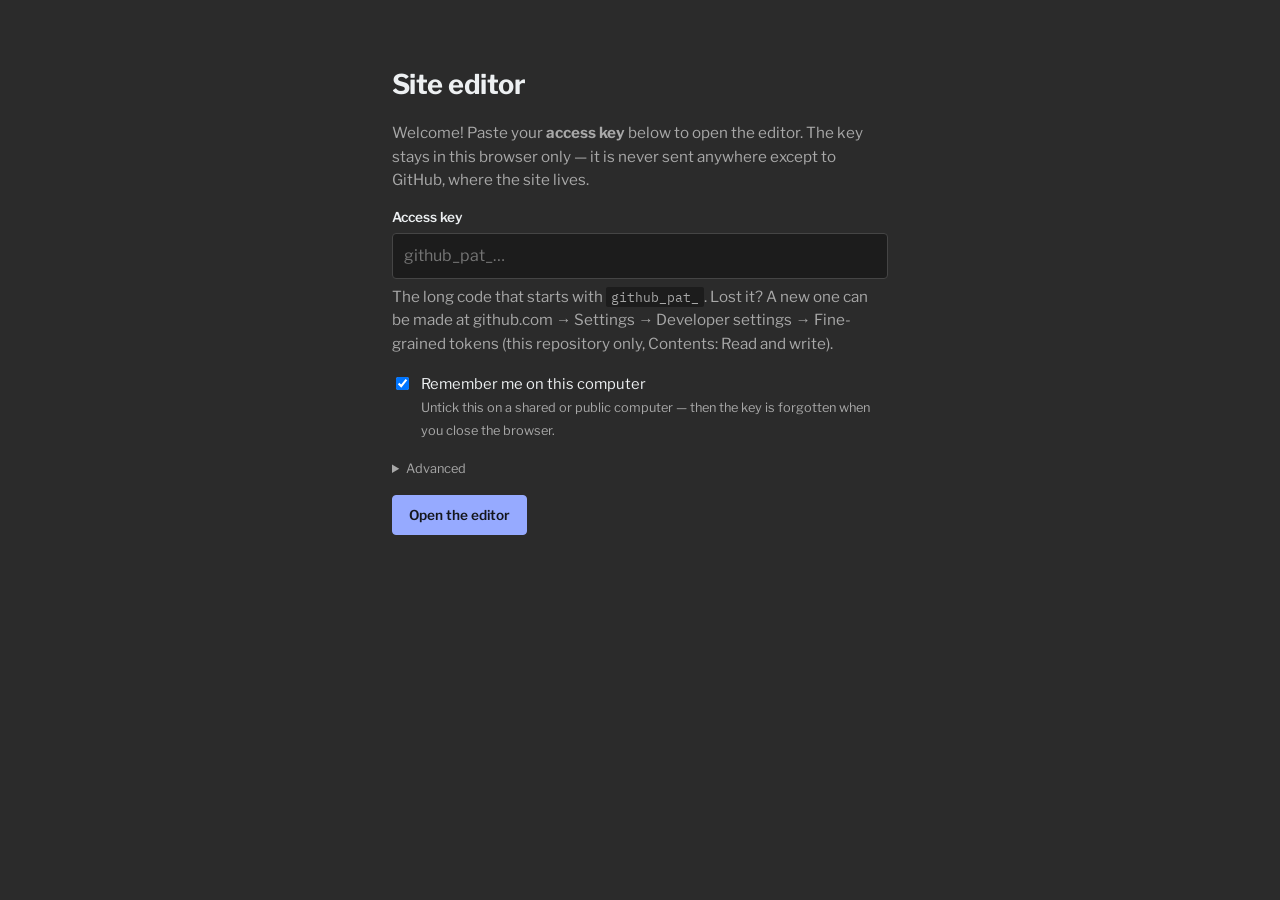
<file: admin/index.html>
<!doctype html>
<html lang="en">
<head>
<meta charset="utf-8">
<meta name="viewport" content="width=device-width, initial-scale=1">
<meta name="robots" content="noindex, nofollow">
<title>Site Editor — Pallavi Verma</title>
<link href="https://fonts.googleapis.com/css2?family=Libre+Franklin:wght@400;600;700&family=IBM+Plex+Mono:wght@400;500&display=swap" rel="stylesheet">
<style>
  :root{--ground:#2b2b2b;--well:#232323;--field:#1c1c1c;--line:#454545;--text:#edf0f2;--muted:#a8a8a8;--accent:#96aaff;--warn:#ffb27a;
        --body:"Libre Franklin",Helvetica,Arial,sans-serif;--mono:"IBM Plex Mono",ui-monospace,Menlo,monospace}
  *,*::before,*::after{box-sizing:border-box}
  body{margin:0;background:var(--ground);color:var(--text);font-family:var(--body);line-height:1.55}
  header.bar{position:sticky;top:0;z-index:10;display:flex;align-items:center;gap:.75rem;flex-wrap:wrap;
         padding:.9rem 1.5rem;background:rgba(43,43,43,.94);backdrop-filter:blur(10px);border-bottom:1px solid var(--line)}
  h1{font-size:1.05rem;margin:0;letter-spacing:-.02em}
  .grow{margin-left:auto}
  main{max-width:62rem;margin:0 auto;padding:2rem 1.5rem 8rem}
  h2{font-size:1.5rem;letter-spacing:-.02em;margin:3rem 0 .35rem}
  .sectionlead{color:var(--muted);font-size:.9rem;margin:0 0 1.25rem}
  label{display:block;font-size:.85rem;font-weight:600;color:var(--text);margin:0 0 .3rem}
  input,textarea,select{width:100%;background:var(--field);color:var(--text);border:1px solid var(--line);border-radius:4px;
        padding:.6rem .7rem;font:inherit;font-size:1rem}
  input:focus,textarea:focus,select:focus{outline:2px solid var(--accent);outline-offset:1px;border-color:transparent}
  textarea{min-height:5.5rem;resize:vertical}
  .field{margin-bottom:1.1rem}
  .row{display:grid;grid-template-columns:repeat(auto-fit,minmax(12rem,1fr));gap:1rem}
  button{background:var(--field);color:var(--text);border:1px solid var(--line);border-radius:4px;
         padding:.55rem 1rem;font:inherit;font-size:.85rem;cursor:pointer}
  button:hover{border-color:var(--accent);color:var(--accent)}
  button.primary{background:var(--accent);color:#14161c;border-color:var(--accent);font-weight:600}
  button.primary:hover{opacity:.88;color:#14161c}
  button.danger:hover{border-color:#ff8080;color:#ff8080}
  button.small{padding:.3rem .6rem;font-size:.78rem}
  button:disabled{opacity:.4;cursor:not-allowed}
  details.item{background:var(--well);border:1px solid var(--line);border-radius:5px;margin-bottom:.6rem}
  details.item>summary{cursor:pointer;padding:.8rem 1rem;display:flex;align-items:center;gap:.75rem;list-style:none;font-weight:600;flex-wrap:wrap}
  details.item>summary::-webkit-details-marker{display:none}
  details.item>summary::before{content:"▸";color:var(--muted);font-size:.8rem}
  details.item[open]>summary::before{content:"▾"}
  .item__body{padding:.25rem 1rem 1.1rem}
  .chip{font-family:var(--mono);font-size:.62rem;letter-spacing:.08em;text-transform:uppercase;color:var(--muted);
        border:1px solid var(--line);border-radius:3px;padding:.12rem .4rem;white-space:nowrap}
  .chip.draft{color:var(--warn);border-color:var(--warn)}
  .chip.unsaved{color:var(--warn);border-color:var(--warn)}
  .itemctl{margin-left:auto;display:flex;gap:.35rem}
  .hint{font-size:.8rem;color:var(--muted);margin:.35rem 0 0}
  .status{font-family:var(--mono);font-size:.75rem;letter-spacing:.04em}
  .status.err{color:#ff8080}.status.ok{color:#9fe8b1}
  .gate{max-width:34rem;margin:4rem auto;padding:0 1.5rem}
  .gate p{color:var(--muted);font-size:.95rem}
  code{font-family:var(--mono);font-size:.85em;background:var(--field);padding:.1rem .3rem;border-radius:2px}
  .thumb{max-width:14rem;aspect-ratio:16/10;object-fit:cover;background:var(--field);border:1px solid var(--line);border-radius:4px;margin:.25rem 0 .75rem;display:block}
  .hide{display:none}
  .check{display:flex;gap:.55rem;align-items:flex-start;font-size:.92rem;font-weight:400;color:var(--text)}
  .check input{width:auto;margin-top:.25rem}
  .seccard{border:1px solid var(--line);border-radius:6px;padding:1.1rem 1.1rem .9rem;margin:0 0 1.5rem;background:rgba(0,0,0,.12)}
  .seccard__head{display:flex;gap:1rem;align-items:flex-end;flex-wrap:wrap;margin-bottom:1rem}
  .seccard__head .field{margin-bottom:0;flex:1 1 12rem}
  .seccard__ctl{display:flex;gap:.35rem;padding-bottom:.15rem}
  .addsec{display:flex;gap:.75rem;flex-wrap:wrap;align-items:center;border:1px dashed var(--line);border-radius:6px;padding:1rem}
  .addsec input{flex:1 1 14rem;width:auto}
  .stillgrid{display:grid;grid-template-columns:repeat(auto-fill,minmax(11rem,1fr));gap:1rem}
  .stillcard{background:var(--well);border:1px solid var(--line);border-radius:5px;padding:.6rem}
  .stillcard img{width:100%;aspect-ratio:3/4;object-fit:cover;border-radius:3px;background:var(--field)}
  .stillcard .ctl{display:flex;gap:.3rem;margin-top:.5rem}
  .stillcard input{font-size:.85rem;margin-top:.5rem}
  .filegrid{display:grid;grid-template-columns:repeat(auto-fill,minmax(9rem,1fr));gap:.8rem}
  .filegrid figure{margin:0;background:var(--well);border:1px solid var(--line);border-radius:5px;padding:.4rem}
  .filegrid img{width:100%;aspect-ratio:1;object-fit:cover;border-radius:3px;background:var(--field)}
  .filegrid figcaption{font-family:var(--mono);font-size:.62rem;color:var(--muted);padding:.35rem .1rem 0;word-break:break-all}
  nav.toc{display:flex;gap:.5rem;flex-wrap:wrap;margin:1.5rem 0 0}
  nav.toc a{font-family:var(--mono);font-size:.68rem;letter-spacing:.08em;text-transform:uppercase;color:var(--muted);
        text-decoration:none;border:1px solid var(--line);border-radius:999px;padding:.3rem .8rem}
  nav.toc a:hover{color:var(--accent);border-color:var(--accent)}
  details.help{border:1px solid var(--line);border-radius:6px;margin-top:1.5rem;background:var(--well)}
  details.help summary{cursor:pointer;padding:.8rem 1rem;font-weight:600}
  details.help .inner{padding:0 1rem 1rem;color:var(--muted);font-size:.92rem}
  details.help .inner b{color:var(--text)}
</style>
</head>
<body>

<!-- ============ sign in ============ -->
<div class="gate" id="gate">
  <h1 style="font-size:1.7rem;margin-bottom:.5rem">Site editor</h1>
  <p>Welcome! Paste your <b>access key</b> below to open the editor. The key stays in this browser only — it is never sent anywhere except to GitHub, where the site lives.</p>
  <div class="field">
    <label for="token">Access key</label>
    <input id="token" type="password" placeholder="github_pat_…" autocomplete="off">
    <p class="hint">The long code that starts with <code>github_pat_</code>. Lost it? A new one can be made at github.com → Settings → Developer settings → Fine-grained tokens (this repository only, Contents: Read and write).</p>
  </div>
  <div class="field">
    <label class="check"><input type="checkbox" id="remember" checked>
      <span>Remember me on this computer<br><span class="hint" style="margin:0">Untick this on a shared or public computer — then the key is forgotten when you close the browser.</span></span>
    </label>
  </div>
  <details style="margin-bottom:1rem"><summary class="hint" style="cursor:pointer">Advanced</summary>
    <div class="field" style="margin-top:.75rem">
      <label for="repo">Repository</label>
      <input id="repo" placeholder="username/repository" autocomplete="off">
    </div>
  </details>
  <button class="primary" id="signin">Open the editor</button>
  <p class="status err" id="gateStatus"></p>
</div>

<!-- ============ editor ============ -->
<div id="app" class="hide">
<header class="bar">
  <h1>Site editor</h1>
  <span class="chip unsaved hide" id="dirtyChip">Unpublished changes</span>
  <span class="status" id="status"></span>
  <div class="grow"></div>
  <button id="preview">View site</button>
  <button id="signout">Sign out</button>
  <button class="primary" id="publish">Publish changes</button>
</header>

<main>
  <details class="help">
    <summary>First time here? How this works</summary>
    <div class="inner">
      <p><b>1.</b> Change anything below — text, photos, videos, whole sections.</p>
      <p><b>2.</b> Nothing is live yet: take your time, nothing is saved until you decide.</p>
      <p><b>3.</b> Press <b>Publish changes</b> (top right). The site updates itself in a minute or two.</p>
      <p>Tip: after publishing, press <b>View site</b> and refresh the page to see your changes.</p>
    </div>
  </details>

  <nav class="toc">
    <a href="#s-basics">Basics</a><a href="#s-hero">Opening video</a><a href="#s-about">About</a>
    <a href="#s-edu">Education</a><a href="#s-work">Work</a><a href="#s-stills">Photo gallery</a>
    <a href="#s-contact">Contact</a><a href="#s-files">Photos &amp; videos</a>
  </nav>

  <h2 id="s-basics">Basics</h2>
  <p class="sectionlead">Your name and the one-line description under it.</p>
  <div class="row">
    <div class="field"><label for="f_name">Name</label><input id="f_name"></div>
    <div class="field"><label for="f_role">Role line</label><input id="f_role"></div>
  </div>
  <div class="field">
    <label for="f_desc">Description for Google</label>
    <textarea id="f_desc" style="min-height:3.5rem"></textarea>
    <p class="hint">This text shows up in search results. One or two sentences about who you are.</p>
  </div>

  <h2 id="s-hero">Opening video</h2>
  <p class="sectionlead">The full-screen video visitors see first.</p>
  <div class="row">
    <div class="field"><label>Video</label><span id="heroVideo"></span></div>
    <div class="field"><label>Cover photo (shows while the video loads)</label><span id="heroPoster"></span></div>
    <div class="field"><label for="f_herocap">Small caption (bottom right)</label><input id="f_herocap"></div>
  </div>

  <h2 id="s-about">About</h2>
  <div class="field"><label>Portrait photo</label><span id="aboutPortrait"></span></div>
  <div class="field">
    <label for="f_about">Your story</label>
    <textarea id="f_about" style="min-height:12rem"></textarea>
    <p class="hint">Leave an empty line between paragraphs.</p>
  </div>

  <h2 id="s-edu">Education</h2>
  <div id="eduList"></div>
  <button id="addEdu">+ Add an entry</button>

  <h2 id="s-work">Work</h2>
  <p class="sectionlead">Your work lives in sections (Performance, Film, …). You can rename them, reorder them, delete them, or create brand-new ones — for example “Teaching” or “Press”.</p>
  <div id="sectionList"></div>
  <div class="addsec">
    <label for="newSecTitle" style="margin:0">New section:</label>
    <input id="newSecTitle" placeholder="e.g. Teaching, Workshops, Press…">
    <button id="addSec">+ Create section</button>
  </div>

  <h2 id="s-stills">Photo gallery</h2>
  <p class="sectionlead">The photos at the bottom of the site. Visitors can click them to view full screen.</p>
  <div class="stillgrid" id="stillList"></div>
  <p style="margin-top:1rem"><button id="addStill">+ Add a photo</button></p>

  <h2 id="s-contact">Contact</h2>
  <div class="row">
    <div class="field"><label for="f_email">Email</label><input id="f_email"></div>
    <div class="field"><label for="f_phone">Phone</label><input id="f_phone"></div>
    <div class="field"><label for="f_ig">Instagram name</label><input id="f_ig"></div>
    <div class="field"><label for="f_igurl">Instagram link</label><input id="f_igurl"></div>
    <div class="field"><label for="f_loc">Based in</label><input id="f_loc"></div>
  </div>

  <h2 id="s-files">Photos &amp; videos</h2>
  <p class="sectionlead">Everything uploaded so far. Upload here first, then pick the file from any dropdown above.</p>
  <p style="margin:0 0 1rem"><button id="uploadBtn">⬆ Upload photos or videos</button> <span class="hint" style="display:inline">JPG or PNG photos, MP4 videos (up to 20&nbsp;MB).</span></p>
  <div class="filegrid" id="fileGrid"></div>
</main>
</div>

<input type="file" id="uploader" class="hide" accept="image/*,video/mp4,video/webm" multiple>

<script>
const API = "https://api.github.com";
const DEFAULT_REPO = "Pallavi05/pallaviverma";

let repo = localStorage.getItem("pv_repo") || DEFAULT_REPO;
let token = localStorage.getItem("pv_token") || sessionStorage.getItem("pv_token") || "";
let site = null, sha = null;
let images = [], videos = [];
let dirty = false;
let pendingBind = null; // where an uploaded file should land

const $ = (id) => document.getElementById(id);
const esc = (s = "") => String(s ?? "").replace(/&/g,"&amp;").replace(/</g,"&lt;").replace(/>/g,"&gt;").replace(/"/g,"&quot;").replace(/'/g,"&#39;");
const slugify = (s) => String(s).toLowerCase().trim().replace(/[^a-z0-9]+/g,"-").replace(/^-|-$/g,"");
const raw = (path) => `https://raw.githubusercontent.com/${repo}/main/${path}`;

function say(msg, kind = "") {
  const el = $("status");
  el.textContent = msg; el.className = "status " + kind;
  if (kind === "ok") setTimeout(() => { if (el.textContent === msg) el.textContent = ""; }, 6000);
}

function markDirty() {
  if (dirty) return;
  dirty = true;
  $("dirtyChip").classList.remove("hide");
}
function clearDirty() {
  dirty = false;
  $("dirtyChip").classList.add("hide");
}
window.addEventListener("beforeunload", (e) => {
  if (dirty) { e.preventDefault(); e.returnValue = ""; }
});

/* ---------- GitHub ---------- */

async function gh(path, opts = {}) {
  const res = await fetch(`${API}/repos/${repo}/contents/${path}`, {
    ...opts,
    headers: {
      Authorization: `Bearer ${token}`,
      Accept: "application/vnd.github+json",
      "X-GitHub-Api-Version": "2022-11-28",
      ...(opts.headers || {}),
    },
  });
  if (!res.ok) {
    const body = await res.json().catch(() => ({}));
    throw new Error(body.message || `GitHub returned ${res.status}`);
  }
  return res.json();
}

const toB64 = (str) => btoa(String.fromCharCode(...new TextEncoder().encode(str)));
const fromB64 = (b64) => new TextDecoder().decode(Uint8Array.from(atob(b64.replace(/\n/g,"")), c => c.charCodeAt(0)));

async function listDir(path) {
  try {
    const res = await gh(path);
    return (Array.isArray(res) ? res : []).filter(f => f.type === "file").map(f => f.path).sort();
  } catch { return []; }
}

async function load() {
  const file = await gh("content/site.json");
  sha = file.sha;
  site = JSON.parse(fromB64(file.content));
  site.sections ||= [];
  site.stills ||= [];
  site.education ||= [];
  [images, videos] = await Promise.all([listDir("assets/img"), listDir("assets/video")]);
}

async function save() {
  const res = await gh("content/site.json", {
    method: "PUT",
    body: JSON.stringify({
      message: "Update site content via editor",
      content: toB64(JSON.stringify(site, null, 2) + "\n"),
      sha,
    }),
  });
  sha = res.content.sha;
}

/* ---------- reusable pieces ---------- */

/* dropdown of uploaded files. bind = data-attributes that say where the value goes */
function fileSelect(kind, bind, value) {
  const list = kind === "video" ? videos : images;
  const nice = (p) => p.split("/").pop();
  const unknown = value && !list.includes(value)
    ? `<option value="${esc(value)}" selected>${esc(nice(value))}</option>` : "";
  return `<select ${bind} data-kind="${kind}" data-rerender>
    <option value="">— choose ${kind === "video" ? "a video" : "a photo"} —</option>
    ${unknown}
    ${list.map(p => `<option value="${esc(p)}"${p === value ? " selected" : ""}>${esc(nice(p))}</option>`).join("")}
    <option value="__upload__">⬆ Upload a new ${kind === "video" ? "video" : "photo"}…</option>
  </select>`;
}

function ytId(v) {
  v = String(v || "").trim();
  const m = v.match(/(?:youtube\.com\/(?:watch\?.*v=|embed\/|shorts\/|live\/)|youtu\.be\/)([\w-]{11})/);
  if (m) return m[1];
  return v;
}

/* ---------- render: education ---------- */

function renderEdu() {
  $("eduList").innerHTML = site.education.map((e, i) => `
    <details class="item">
      <summary>${esc(e.qualification) || "New entry"} <span class="chip">${esc(e.years || "")}</span>
        <span class="itemctl"><button class="danger small" data-edudel="${i}">Remove</button></span>
      </summary>
      <div class="item__body">
        <div class="field"><label>Degree or training</label><input data-edu="${i}" data-k="qualification" value="${esc(e.qualification || "")}"></div>
        <div class="row">
          <div class="field"><label>Years (e.g. 2018 – 2020)</label><input data-edu="${i}" data-k="years" value="${esc(e.years || "")}"></div>
          <div class="field"><label>School / institution</label><input data-edu="${i}" data-k="institution" value="${esc(e.institution || "")}"></div>
        </div>
      </div>
    </details>`).join("");
}

/* ---------- render: work sections ---------- */

function mediaFields(si, ii, it) {
  const m = it.media || (it.media = { type: "image", src: "", poster: "" });
  const key = `${si}:${ii}`;
  let fields = "", thumb = "";

  if (m.type === "youtube") {
    fields = `<div class="field"><label>YouTube link</label>
      <input data-media="${key}" data-k="src" value="${esc(m.src || "")}" placeholder="Paste the whole link, e.g. https://youtu.be/…">
      <p class="hint">Paste the full link — it is converted automatically when you publish.</p></div>`;
    const id = ytId(m.src);
    if (/^[\w-]{11}$/.test(id)) thumb = `<img class="thumb" src="https://i.ytimg.com/vi/${esc(id)}/hqdefault.jpg" alt="">`;
  } else if (m.type === "video") {
    fields = `<div class="field"><label>Video file</label>${fileSelect("video", `data-media="${key}" data-k="src"`, m.src || "")}</div>
      <div class="field"><label>Cover photo (shows before play)</label>${fileSelect("image", `data-media="${key}" data-k="poster"`, m.poster || "")}</div>`;
    if (m.poster) thumb = `<img class="thumb" src="${raw(m.poster)}" alt="">`;
  } else {
    fields = `<div class="field"><label>Photo</label>${fileSelect("image", `data-media="${key}" data-k="src"`, m.src || "")}</div>`;
    if (m.src) thumb = `<img class="thumb" src="${raw(m.src)}" alt="">`;
  }

  return `<div class="row">
    <div class="field"><label>What kind of media?</label>
      <select data-media="${key}" data-k="type" data-rerender>
        <option value="image"${m.type === "image" ? " selected" : ""}>Photo</option>
        <option value="video"${m.type === "video" ? " selected" : ""}>Video file</option>
        <option value="youtube"${m.type === "youtube" ? " selected" : ""}>YouTube video</option>
      </select>
    </div>
    ${fields}
  </div>${thumb}`;
}

function itemForm(si, ii, it) {
  const key = `${si}:${ii}`;
  return `
  <details class="item">
    <summary>${esc(it.title) || "Untitled"}
      ${it.year ? `<span class="chip">${esc(it.year)}</span>` : ""}
      ${it.published === false ? `<span class="chip draft">Hidden</span>` : ""}
      <span class="itemctl">
        <button class="small" data-move="${key}:-1" title="Move up">↑</button>
        <button class="small" data-move="${key}:1" title="Move down">↓</button>
        <button class="danger small" data-del="${key}">Remove</button>
      </span>
    </summary>
    <div class="item__body">
      <div class="row">
        <div class="field"><label>Title</label><input data-i="${key}" data-k="title" value="${esc(it.title || "")}"></div>
        <div class="field"><label>Year</label><input data-i="${key}" data-k="year" value="${esc(it.year || "")}"></div>
      </div>
      <div class="row">
        <div class="field"><label>Your role (e.g. Performer, Choreographer)</label><input data-i="${key}" data-k="role" value="${esc(it.role || "")}"></div>
        <div class="field"><label>Badge (optional)</label><input data-i="${key}" data-k="status" value="${esc(it.status || "")}" placeholder="e.g. Work in progress"></div>
        <div class="field"><label>Length in minutes (optional)</label><input data-i="${key}" data-k="duration_min" type="number" min="0" value="${it.duration_min ?? ""}"></div>
      </div>
      ${mediaFields(si, ii, it)}
      <div class="field"><label>Short description</label><textarea data-i="${key}" data-k="description">${esc(it.description || "")}</textarea></div>
      <div class="row">
        <div class="field"><label>Where it was shown — one per line</label><textarea data-list="${key}" data-k="venues">${esc((it.venues || []).join("\n"))}</textarea></div>
        <div class="field"><label>Credits — one per line</label><textarea data-list="${key}" data-k="credits">${esc((it.credits || []).join("\n"))}</textarea></div>
      </div>
      <label class="check" style="margin-bottom:.75rem">
        <input type="checkbox" data-pub="${key}" ${it.published !== false ? "checked" : ""}>
        <span>Show on the site</span>
      </label>
      <details><summary class="hint" style="cursor:pointer">Advanced</summary>
        <div class="field" style="margin-top:.75rem">
          <label>Web address (slug)</label><input data-i="${key}" data-k="slug" value="${esc(it.slug || "")}">
          <p class="hint">Its own page lives at <code>/work/${esc(it.slug || "")}/</code>. Filled in automatically from the title.</p>
        </div>
      </details>
    </div>
  </details>`;
}

function sectionCard(s, si) {
  return `<div class="seccard">
    <div class="seccard__head">
      <div class="field"><label>Section name</label><input data-sec="${si}" data-k="title" value="${esc(s.title || "")}"></div>
      <div class="field"><label>Small note under the name (optional)</label><input data-sec="${si}" data-k="note" value="${esc(s.note || "")}"></div>
      <div class="seccard__ctl">
        <button class="small" data-secmove="${si}:-1" title="Move section up">↑</button>
        <button class="small" data-secmove="${si}:1" title="Move section down">↓</button>
        <button class="danger small" data-secdel="${si}">Delete section</button>
      </div>
    </div>
    ${s.items.map((it, ii) => itemForm(si, ii, it)).join("")}
    <button data-add="${si}">+ Add to ${esc(s.title || "this section")}</button>
  </div>`;
}

function renderSections() {
  $("sectionList").innerHTML = site.sections.map(sectionCard).join("");
}

/* ---------- render: stills ---------- */

function renderStills() {
  $("stillList").innerHTML = site.stills.map((s, i) => `
    <div class="stillcard">
      ${s.src ? `<img src="${raw(s.src)}" alt="">` : `<div style="aspect-ratio:3/4;background:var(--field);border-radius:3px"></div>`}
      ${fileSelect("image", `data-still="${i}" data-k="src"`, s.src || "")}
      <input data-still="${i}" data-k="alt" value="${esc(s.alt || "")}" placeholder="Describe the photo (for accessibility)">
      <div class="ctl">
        <button class="small" data-stillmove="${i}:-1" title="Move left">←</button>
        <button class="small" data-stillmove="${i}:1" title="Move right">→</button>
        <button class="danger small" data-stilldel="${i}" style="margin-left:auto">Remove</button>
      </div>
    </div>`).join("");
}

/* ---------- render: hero, about, files ---------- */

function renderHero() {
  $("heroVideo").innerHTML = fileSelect("video", `data-hero data-k="video"`, site.hero.video || "");
  $("heroPoster").innerHTML = fileSelect("image", `data-hero data-k="poster"`, site.hero.poster || "");
  $("aboutPortrait").innerHTML = fileSelect("image", `data-about data-k="portrait"`, site.about.portrait || "");
}

function renderFiles() {
  const cell = (p, isVideo) => `<figure>
    ${isVideo ? `<video src="${raw(p)}" muted playsinline preload="metadata"></video>` : `<img src="${raw(p)}" alt="" loading="lazy">`}
    <figcaption>${esc(p.split("/").pop())}</figcaption>
  </figure>`;
  $("fileGrid").innerHTML =
    images.map(p => cell(p, false)).join("") +
    videos.map(p => cell(p, true)).join("");
  document.querySelectorAll("#fileGrid video").forEach(v => {
    v.style.width = "100%"; v.style.aspectRatio = "1"; v.style.objectFit = "cover"; v.style.borderRadius = "3px";
  });
}

function render() {
  $("f_name").value    = site.meta.name || "";
  $("f_role").value    = site.meta.role || "";
  $("f_desc").value    = site.meta.description || "";
  $("f_herocap").value = site.hero.caption || "";
  $("f_about").value   = (site.about.body || []).join("\n\n");
  $("f_email").value   = site.contact.email || "";
  $("f_phone").value   = site.contact.phone || "";
  $("f_ig").value      = site.contact.instagram_handle || "";
  $("f_igurl").value   = site.contact.instagram_url || "";
  $("f_loc").value     = site.contact.location || "";
  renderHero();
  renderEdu();
  renderSections();
  renderStills();
  renderFiles();
}

/* ---------- collect fixed fields ---------- */

function collect() {
  site.meta.name = $("f_name").value.trim();
  site.meta.role = $("f_role").value.trim();
  site.meta.description = $("f_desc").value.trim();
  site.hero.caption = $("f_herocap").value.trim();
  site.about.body = $("f_about").value.split(/\n\s*\n/).map(s => s.trim()).filter(Boolean);
  site.contact.email = $("f_email").value.trim();
  site.contact.phone = $("f_phone").value.trim();
  site.contact.instagram_handle = $("f_ig").value.trim();
  site.contact.instagram_url = $("f_igurl").value.trim();
  site.contact.location = $("f_loc").value.trim();
  /* normalise every youtube field: whole links become plain IDs */
  for (const s of site.sections) for (const it of s.items) {
    if (it.media?.type === "youtube" && it.media.src) it.media.src = ytId(it.media.src);
  }
}

/* ---------- live binding ---------- */

document.addEventListener("input", (e) => {
  const t = e.target;
  if (t.closest("#gate")) return;
  markDirty();

  const pair = (attr, fn) => {
    if (t.dataset[attr] === undefined) return false;
    const [si, ii] = t.dataset[attr].split(":").map(Number);
    fn(site.sections[si].items[ii]);
    return true;
  };

  if (t.dataset.edu !== undefined) {
    site.education[Number(t.dataset.edu)][t.dataset.k] = t.value;
  } else if (t.dataset.sec !== undefined) {
    site.sections[Number(t.dataset.sec)][t.dataset.k] = t.value;
  } else if (t.dataset.still !== undefined) {
    site.stills[Number(t.dataset.still)][t.dataset.k] = t.value;
  } else if (t.dataset.hero !== undefined) {
    site.hero[t.dataset.k] = t.value;
  } else if (t.dataset.about !== undefined) {
    site.about[t.dataset.k] = t.value;
  } else if (pair("i", (it) => {
    const k = t.dataset.k;
    it[k] = k === "duration_min" ? (t.value === "" ? null : Number(t.value)) : t.value;
  })) {} else if (pair("media", (it) => { it.media = it.media || {}; it.media[t.dataset.k] = t.value; })) {}
  else if (pair("list", (it) => { it[t.dataset.k] = t.value.split("\n").map(s => s.trim()).filter(Boolean); })) {}
  else if (pair("pub", (it) => { it.published = t.checked; })) {}
});

/* selects that should refresh previews, plus the upload shortcut */
document.addEventListener("change", (e) => {
  const t = e.target;
  if (t.closest("#gate")) return;

  if (t.tagName === "SELECT" && t.value === "__upload__") {
    pendingBind = {
      media: t.dataset.media, still: t.dataset.still,
      hero: t.dataset.hero, about: t.dataset.about,
      k: t.dataset.k, kind: t.dataset.kind,
    };
    render(); // put the select back to its saved value while the picker is open
    $("uploader").accept = t.dataset.kind === "video" ? "video/mp4,video/webm" : "image/*";
    $("uploader").multiple = false;
    $("uploader").click();
    return;
  }

  /* auto-fill the slug from the title while it still looks auto-made */
  if (t.dataset.i !== undefined && t.dataset.k === "title") {
    const [si, ii] = t.dataset.i.split(":").map(Number);
    const it = site.sections[si].items[ii];
    if (!it.slug || /^new-work-/.test(it.slug)) { it.slug = slugify(it.title) || it.slug; renderSections(); }
    else renderSections(); // refresh the summary line
    return;
  }

  if (t.dataset.rerender !== undefined) render();
});

/* ---------- structural buttons ---------- */

document.addEventListener("click", (e) => {
  const b = e.target.closest("button");
  if (!b || b.closest("#gate")) return;

  if (b.dataset.add !== undefined) {
    site.sections[Number(b.dataset.add)].items.push({
      slug: "new-work-" + Date.now().toString(36),
      title: "", status: "", year: String(new Date().getFullYear()),
      role: "", duration_min: null,
      media: { type: "image", src: "", poster: "" },
      description: "", venues: [], credits: [], published: false,
    });
    markDirty(); renderSections();
    const cards = document.querySelectorAll(`#sectionList .seccard`)[Number(b.dataset.add)];
    cards?.querySelector("details.item:last-of-type")?.setAttribute("open", "");
  }

  if (b.dataset.del) {
    const [si, ii] = b.dataset.del.split(":").map(Number);
    const it = site.sections[si].items[ii];
    if (confirm(`Remove “${it.title || "this work"}”?\n\nIt disappears from the editor now, and from the site when you publish.`)) {
      site.sections[si].items.splice(ii, 1);
      markDirty(); renderSections();
    }
  }

  if (b.dataset.move) {
    const [si, ii, dir] = b.dataset.move.split(":").map(Number);
    const list = site.sections[si].items;
    const j = ii + dir;
    if (j < 0 || j >= list.length) return;
    [list[ii], list[j]] = [list[j], list[ii]];
    markDirty(); renderSections();
  }

  if (b.dataset.secdel !== undefined) {
    const si = Number(b.dataset.secdel);
    const s = site.sections[si];
    const n = s.items.length;
    if (confirm(`Delete the whole “${s.title}” section${n ? ` and the ${n} work${n > 1 ? "s" : ""} inside it` : ""}?\n\nThis takes effect on the site when you publish.`)) {
      site.sections.splice(si, 1);
      markDirty(); renderSections();
    }
  }

  if (b.dataset.secmove) {
    const [si, dir] = b.dataset.secmove.split(":").map(Number);
    const j = si + dir;
    if (j < 0 || j >= site.sections.length) return;
    [site.sections[si], site.sections[j]] = [site.sections[j], site.sections[si]];
    markDirty(); renderSections();
  }

  if (b.dataset.stilldel !== undefined) {
    site.stills.splice(Number(b.dataset.stilldel), 1);
    markDirty(); renderStills();
  }

  if (b.dataset.stillmove) {
    const [i, dir] = b.dataset.stillmove.split(":").map(Number);
    const j = i + dir;
    if (j < 0 || j >= site.stills.length) return;
    [site.stills[i], site.stills[j]] = [site.stills[j], site.stills[i]];
    markDirty(); renderStills();
  }

  if (b.dataset.edudel !== undefined) {
    site.education.splice(Number(b.dataset.edudel), 1);
    markDirty(); renderEdu();
  }
});

$("addEdu").onclick = () => {
  site.education.push({ qualification: "", years: "", institution: "" });
  markDirty(); renderEdu();
  document.querySelector("#eduList details.item:last-of-type")?.setAttribute("open", "");
};

$("addSec").onclick = () => {
  const title = $("newSecTitle").value.trim();
  if (!title) { $("newSecTitle").focus(); return; }
  let id = slugify(title) || "section";
  while (site.sections.some(s => s.id === id)) id += "-2";
  site.sections.push({ id, title, note: "", items: [] });
  $("newSecTitle").value = "";
  markDirty(); renderSections();
  document.querySelector("#sectionList .seccard:last-of-type")?.scrollIntoView({ behavior: "smooth", block: "start" });
};

$("addStill").onclick = () => {
  site.stills.push({ src: "", alt: "" });
  markDirty(); renderStills();
};

/* ---------- uploads ---------- */

async function uploadFile(file) {
  const isVideo = file.type.startsWith("video");
  const max = isVideo ? 20 * 1024 * 1024 : 8 * 1024 * 1024;
  if (file.size > max) throw new Error(`“${file.name}” is too big (max ${isVideo ? 20 : 8} MB). Try a smaller version.`);
  const ext = file.name.split(".").pop().toLowerCase();
  const name = (slugify(file.name.replace(/\.[^.]+$/, "")) || "file-" + Date.now().toString(36)) + "." + ext;
  const path = (isVideo ? "assets/video/" : "assets/img/") + name;

  const b64 = await new Promise((res, rej) => {
    const r = new FileReader();
    r.onload = () => res(r.result.split(",")[1]);
    r.onerror = rej;
    r.readAsDataURL(file);
  });
  let existing = null;
  try { existing = (await gh(path)).sha; } catch { /* new file */ }
  await gh(path, {
    method: "PUT",
    body: JSON.stringify({
      message: `Add ${isVideo ? "video" : "image"} ${name}`,
      content: b64,
      ...(existing ? { sha: existing } : {}),
    }),
  });
  const list = isVideo ? videos : images;
  if (!list.includes(path)) { list.push(path); list.sort(); }
  return path;
}

function assignUploaded(bind, path) {
  if (!bind) return;
  if (bind.media !== undefined && bind.media !== null) {
    const [si, ii] = bind.media.split(":").map(Number);
    const it = site.sections[si].items[ii];
    it.media = it.media || {};
    it.media[bind.k] = path;
  } else if (bind.still !== undefined && bind.still !== null) {
    site.stills[Number(bind.still)][bind.k] = path;
  } else if (bind.hero !== undefined && bind.hero !== null) {
    site.hero[bind.k] = path;
  } else if (bind.about !== undefined && bind.about !== null) {
    site.about[bind.k] = path;
  }
  markDirty();
}

$("uploader").onchange = async (e) => {
  const files = [...e.target.files];
  e.target.value = "";
  if (!files.length) { pendingBind = null; return; }
  const bind = pendingBind; pendingBind = null;
  try {
    for (let i = 0; i < files.length; i++) {
      say(`Uploading ${files[i].name}${files.length > 1 ? ` (${i + 1} of ${files.length})` : ""}…`);
      const path = await uploadFile(files[i]);
      if (i === 0) assignUploaded(bind, path);
    }
    say("Uploaded ✓", "ok");
    render();
  } catch (err) {
    say(err.message, "err");
    render();
  }
};

$("uploadBtn").onclick = () => {
  pendingBind = null;
  $("uploader").accept = "image/*,video/mp4,video/webm";
  $("uploader").multiple = true;
  $("uploader").click();
};

/* ---------- publish ---------- */

$("publish").onclick = async () => {
  collect();
  $("publish").disabled = true;
  say("Publishing…");
  try {
    await save();
    clearDirty();
    say("Published ✓ — the site updates itself in a minute or two.", "ok");
  } catch (err) {
    say(err.message.includes("does not match")
      ? "The content changed somewhere else (maybe another tab). Reload this page and redo your edits."
      : err.message, "err");
  }
  $("publish").disabled = false;
};

$("preview").onclick = () => {
  const [owner, name] = repo.split("/");
  window.open(`https://${owner.toLowerCase()}.github.io/${name === (owner + ".github.io").toLowerCase() ? "" : name + "/"}`, "_blank");
};

$("signout").onclick = () => {
  if (dirty && !confirm("You have unpublished changes that will be lost. Sign out anyway?")) return;
  dirty = false;
  localStorage.removeItem("pv_token");
  sessionStorage.removeItem("pv_token");
  location.reload();
};

/* ---------- boot ---------- */

async function boot() {
  $("gateStatus").textContent = "";
  try {
    await load();
    $("gate").classList.add("hide");
    $("app").classList.remove("hide");
    render();
  } catch (err) {
    $("gateStatus").textContent =
      /401|credentials|Unauthorized/i.test(err.message)
        ? "That key was not accepted. Check it was copied completely, and that it has not expired."
        : err.message;
    localStorage.removeItem("pv_token");
    sessionStorage.removeItem("pv_token");
    $("gate").classList.remove("hide");
    $("app").classList.add("hide");
  }
}

$("signin").onclick = () => {
  const r = $("repo").value.trim().replace(/^https?:\/\/github\.com\//, "").replace(/\/$/, "");
  if (r) repo = r;
  token = $("token").value.trim();
  if (!token) { $("gateStatus").textContent = "Paste the access key first."; return; }
  localStorage.setItem("pv_repo", repo);
  if ($("remember").checked) localStorage.setItem("pv_token", token);
  else sessionStorage.setItem("pv_token", token);
  boot();
};

$("repo").value = repo;
if (token) boot();
</script>
</body>
</html>
</file>
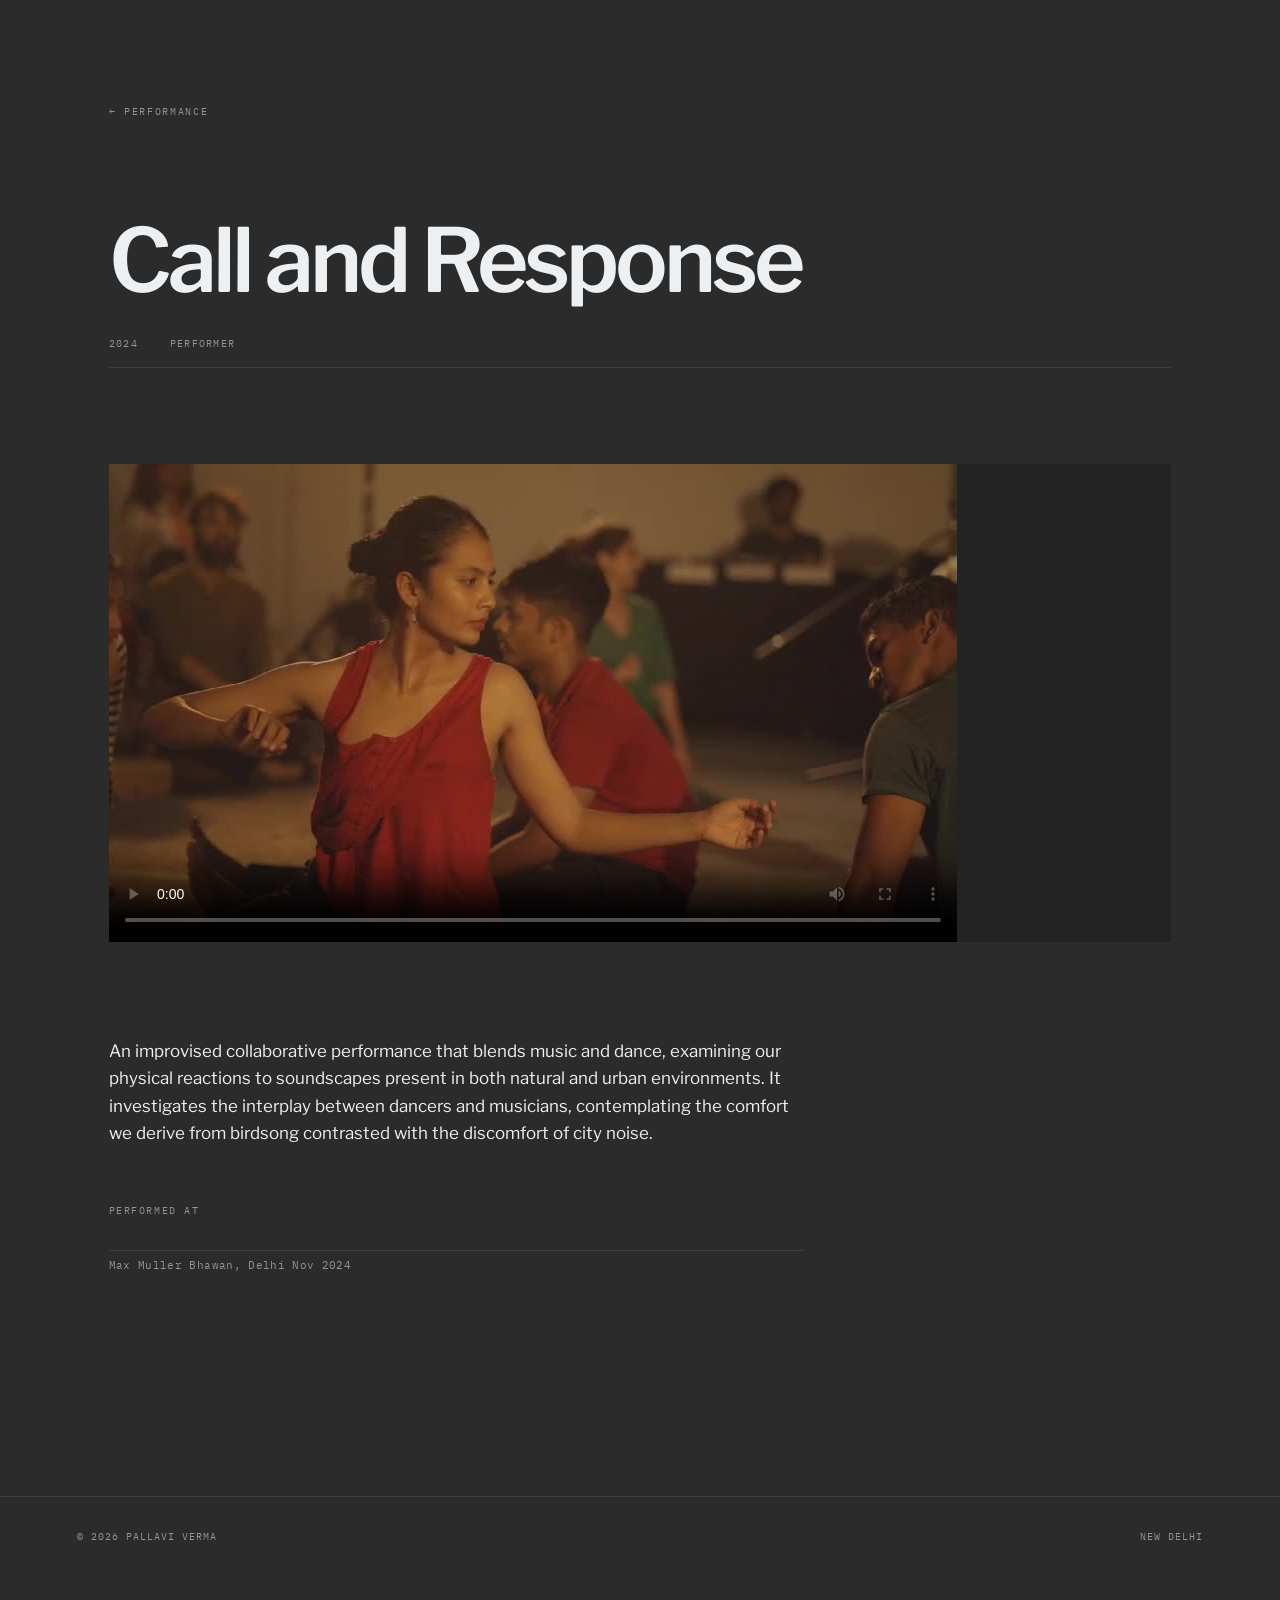
<file: work/call-and-response/index.html>
<!doctype html>
<html lang="en">
<head>
<meta charset="utf-8">
<meta name="viewport" content="width=device-width, initial-scale=1">
<title>Call and Response — Pallavi Verma</title>
<meta name="description" content="An improvised collaborative performance that blends music and dance, examining our physical reactions to soundscapes present in both natural and urban environments. It investigates the interplay between dancers and musicians, contemplating the comfort we derive from birdsong contrasted with the discomfort of city noise.">
<meta name="author" content="Pallavi Verma">
<link rel="canonical" href="https://pallavi05.github.io/pallaviverma/work/call-and-response/">
<meta property="og:title" content="Call and Response — Pallavi Verma">
<meta property="og:description" content="An improvised collaborative performance that blends music and dance, examining our physical reactions to soundscapes present in both natural and urban environments. It investigates the interplay between dancers and musicians, contemplating the comfort we derive from birdsong contrasted with the discomfort of city noise.">
<meta property="og:type" content="website">
<meta property="og:site_name" content="Pallavi Verma">
<meta property="og:url" content="https://pallavi05.github.io/pallaviverma/work/call-and-response/">
<meta property="og:image" content="https://pallavi05.github.io/pallaviverma/assets/img/call-and-response.jpg">
<meta name="twitter:card" content="summary_large_image">
<meta name="twitter:title" content="Call and Response — Pallavi Verma">
<meta name="twitter:description" content="An improvised collaborative performance that blends music and dance, examining our physical reactions to soundscapes present in both natural and urban environments. It investigates the interplay between dancers and musicians, contemplating the comfort we derive from birdsong contrasted with the discomfort of city noise.">
<meta name="twitter:image" content="https://pallavi05.github.io/pallaviverma/assets/img/call-and-response.jpg">
<script type="application/ld+json">{"@context":"https://schema.org","@type":"CreativeWork","name":"Call and Response","url":"https://pallavi05.github.io/pallaviverma/work/call-and-response/","genre":"Performance","dateCreated":"2024","description":"An improvised collaborative performance that blends music and dance, examining our physical reactions to soundscapes present in both natural and urban environments. It investigates the interplay between dancers and musicians, contemplating the comfort we derive from birdsong contrasted with the discomfort of city noise.","image":"https://pallavi05.github.io/pallaviverma/assets/img/call-and-response.jpg","creator":{"@type":"Person","name":"Pallavi Verma","url":"https://pallavi05.github.io/pallaviverma"}}</script>
<link rel="preconnect" href="https://fonts.googleapis.com">
<link rel="preconnect" href="https://fonts.gstatic.com" crossorigin>
<link href="https://fonts.googleapis.com/css2?family=Libre+Franklin:wght@400;600;700;800&family=IBM+Plex+Mono:wght@400;500&display=swap" rel="stylesheet">
<link rel="stylesheet" href="../../assets/css/styles.css">
</head>
<body>
<a class="skip" href="#main">Skip to content</a>
<main id="main" class="detail">
<a class="detail__back" href="../../#performance">← Performance</a>
<h1>Call and Response</h1>
<div class="detail__meta"><span>2024</span><span>Performer</span></div>
<div class="detail__media"><video src="../../assets/video/call-and-response.mp4" poster="../../assets/img/call-and-response.jpg" preload="metadata" controls playsinline></video></div>
<div class="detail__body">
<p>An improvised collaborative performance that blends music and dance, examining our physical reactions to soundscapes present in both natural and urban environments. It investigates the interplay between dancers and musicians, contemplating the comfort we derive from birdsong contrasted with the discomfort of city noise.</p>

<h2>Performed at</h2><ul class="work__venues"><li>Max Muller Bhawan, Delhi Nov 2024</li></ul>

</div>
</main>
<footer class="foot">
<span>© 2026 Pallavi Verma</span>
<span>New Delhi</span>
</footer>
<script>
(function () {
  if (window.matchMedia("(prefers-reduced-motion: reduce)").matches) return;
  var els = document.querySelectorAll(".reveal");
  var io = new IntersectionObserver(function (entries) {
    entries.forEach(function (e) {
      if (!e.isIntersecting) return;
      e.target.classList.add("in");
      io.unobserve(e.target);
    });
  }, { rootMargin: "0px 0px -12% 0px" });
  els.forEach(function (el) { io.observe(el); });
})();
</script>
</body>
</html>
</file>
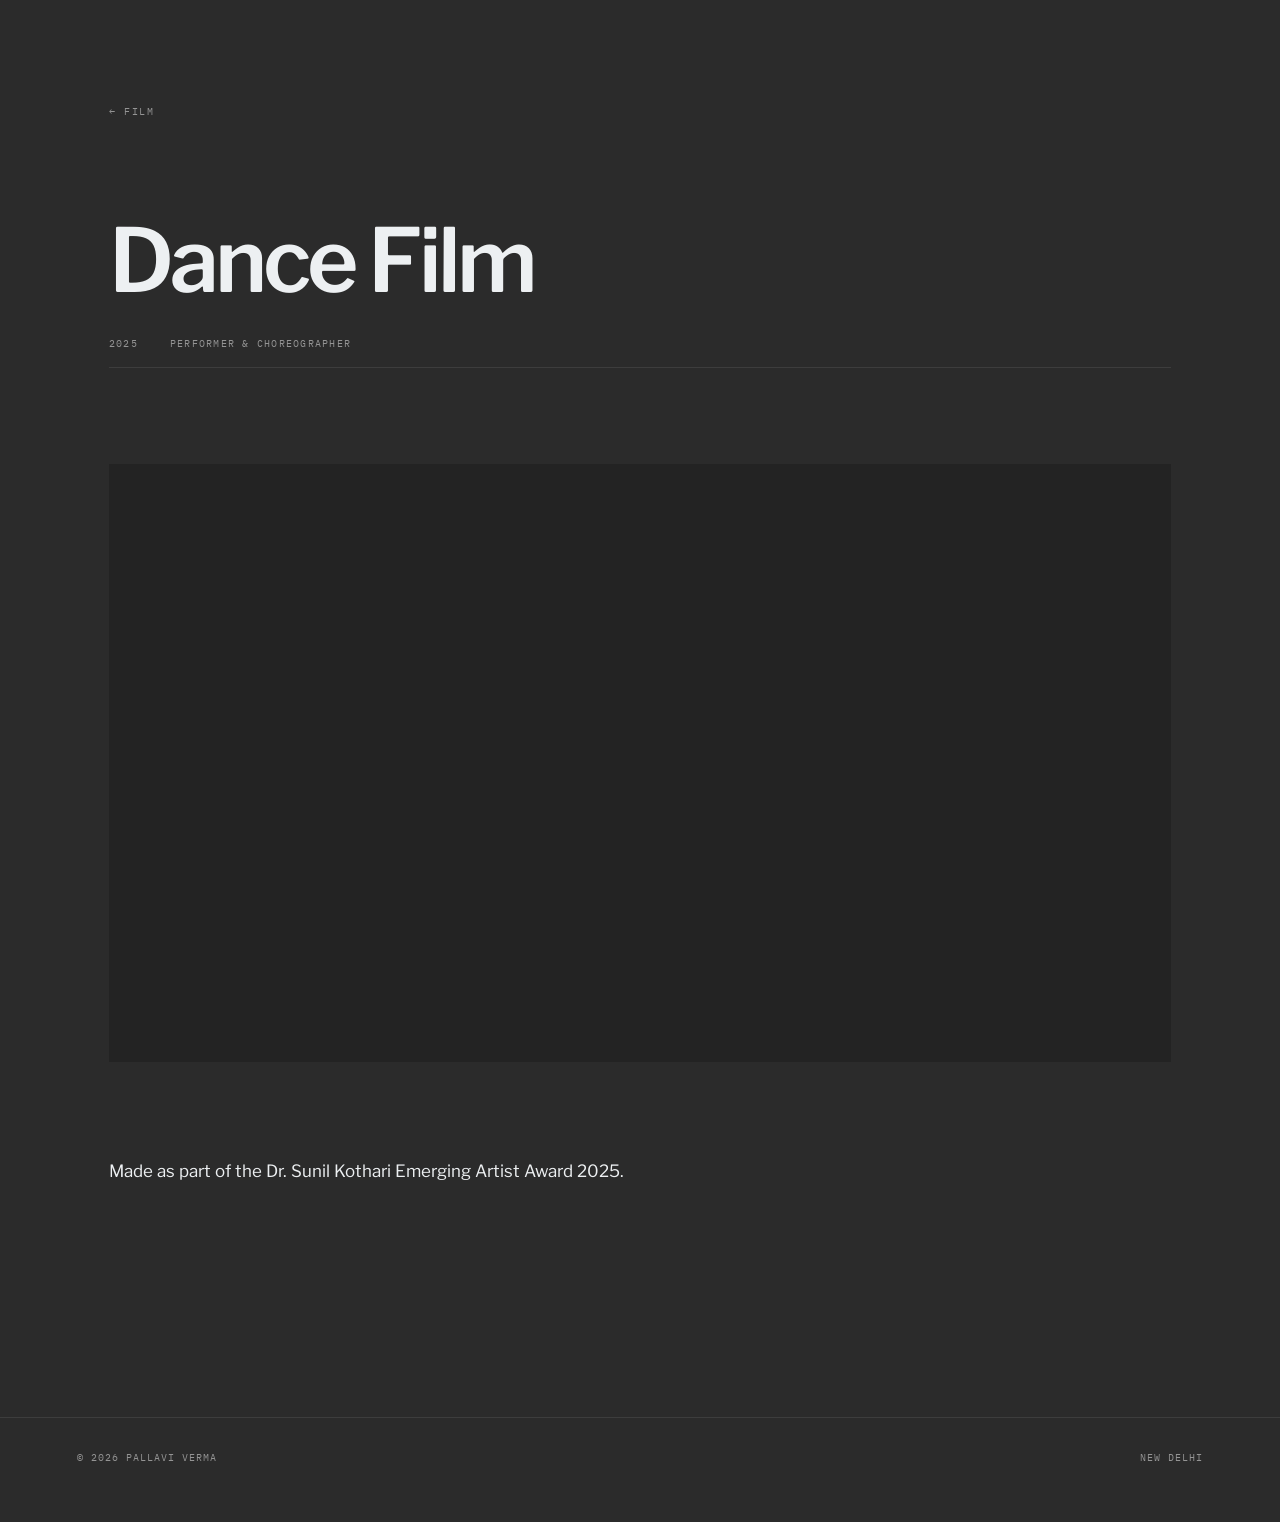
<file: work/dance-film-sunil-kothari-award/index.html>
<!doctype html>
<html lang="en">
<head>
<meta charset="utf-8">
<meta name="viewport" content="width=device-width, initial-scale=1">
<title>Dance Film — Pallavi Verma</title>
<meta name="description" content="Made as part of the Dr. Sunil Kothari Emerging Artist Award 2025.">
<meta name="author" content="Pallavi Verma">
<link rel="canonical" href="https://pallavi05.github.io/pallaviverma/work/dance-film-sunil-kothari-award/">
<meta property="og:title" content="Dance Film — Pallavi Verma">
<meta property="og:description" content="Made as part of the Dr. Sunil Kothari Emerging Artist Award 2025.">
<meta property="og:type" content="website">
<meta property="og:site_name" content="Pallavi Verma">
<meta property="og:url" content="https://pallavi05.github.io/pallaviverma/work/dance-film-sunil-kothari-award/">

<meta name="twitter:card" content="summary_large_image">
<meta name="twitter:title" content="Dance Film — Pallavi Verma">
<meta name="twitter:description" content="Made as part of the Dr. Sunil Kothari Emerging Artist Award 2025.">

<script type="application/ld+json">{"@context":"https://schema.org","@type":"CreativeWork","name":"Dance Film","url":"https://pallavi05.github.io/pallaviverma/work/dance-film-sunil-kothari-award/","genre":"Film","dateCreated":"2025","description":"Made as part of the Dr. Sunil Kothari Emerging Artist Award 2025.","creator":{"@type":"Person","name":"Pallavi Verma","url":"https://pallavi05.github.io/pallaviverma"}}</script>
<link rel="preconnect" href="https://fonts.googleapis.com">
<link rel="preconnect" href="https://fonts.gstatic.com" crossorigin>
<link href="https://fonts.googleapis.com/css2?family=Libre+Franklin:wght@400;600;700;800&family=IBM+Plex+Mono:wght@400;500&display=swap" rel="stylesheet">
<link rel="stylesheet" href="../../assets/css/styles.css">
</head>
<body>
<a class="skip" href="#main">Skip to content</a>
<main id="main" class="detail">
<a class="detail__back" href="../../#film">← Film</a>
<h1>Dance Film</h1>
<div class="detail__meta"><span>2025</span><span>Performer &amp; Choreographer</span></div>
<div class="detail__media"><iframe src="https://www.youtube-nocookie.com/embed/XS4ITeMg4L4" title="Dance Film" loading="lazy" allow="accelerometer; clipboard-write; encrypted-media; gyroscope; picture-in-picture; web-share" allowfullscreen></iframe></div>
<div class="detail__body">
<p>Made as part of the Dr. Sunil Kothari Emerging Artist Award 2025.</p>



</div>
</main>
<footer class="foot">
<span>© 2026 Pallavi Verma</span>
<span>New Delhi</span>
</footer>
<script>
(function () {
  if (window.matchMedia("(prefers-reduced-motion: reduce)").matches) return;
  var els = document.querySelectorAll(".reveal");
  var io = new IntersectionObserver(function (entries) {
    entries.forEach(function (e) {
      if (!e.isIntersecting) return;
      e.target.classList.add("in");
      io.unobserve(e.target);
    });
  }, { rootMargin: "0px 0px -12% 0px" });
  els.forEach(function (el) { io.observe(el); });
})();
</script>
</body>
</html>
</file>
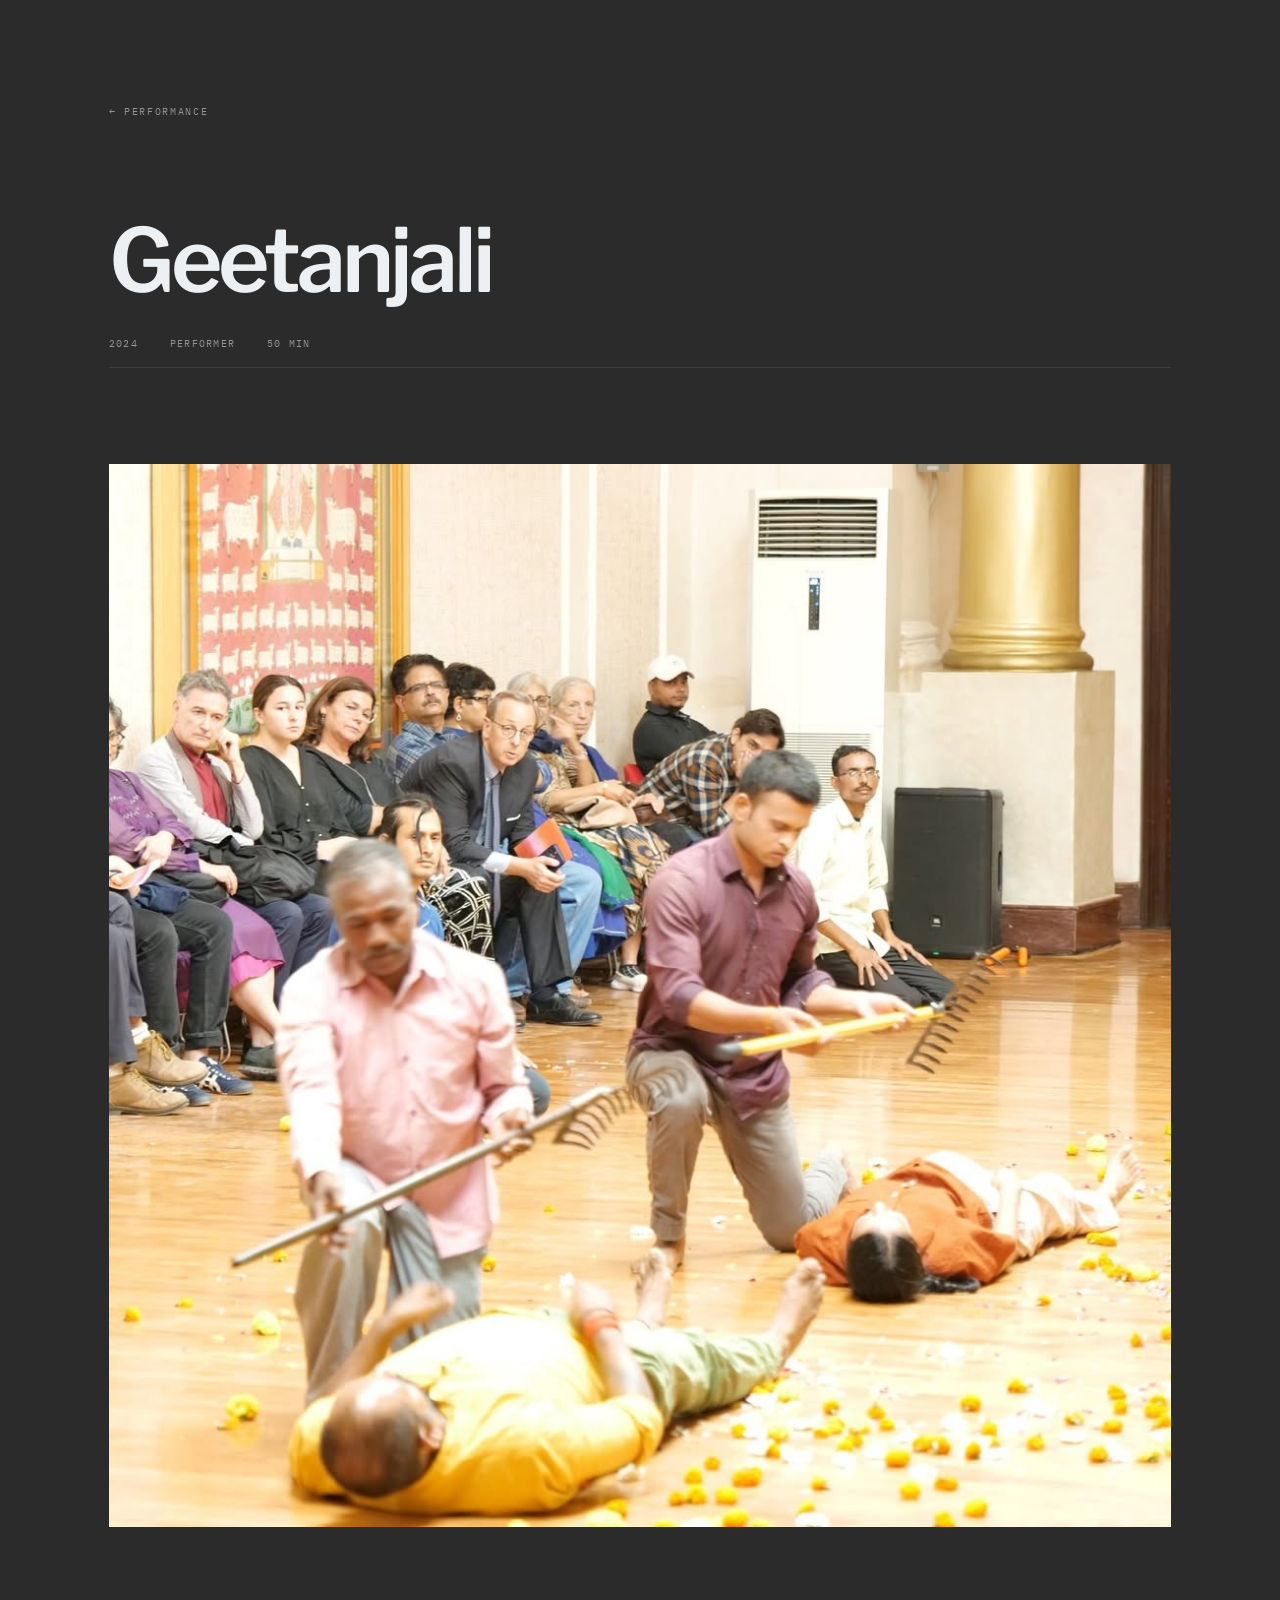
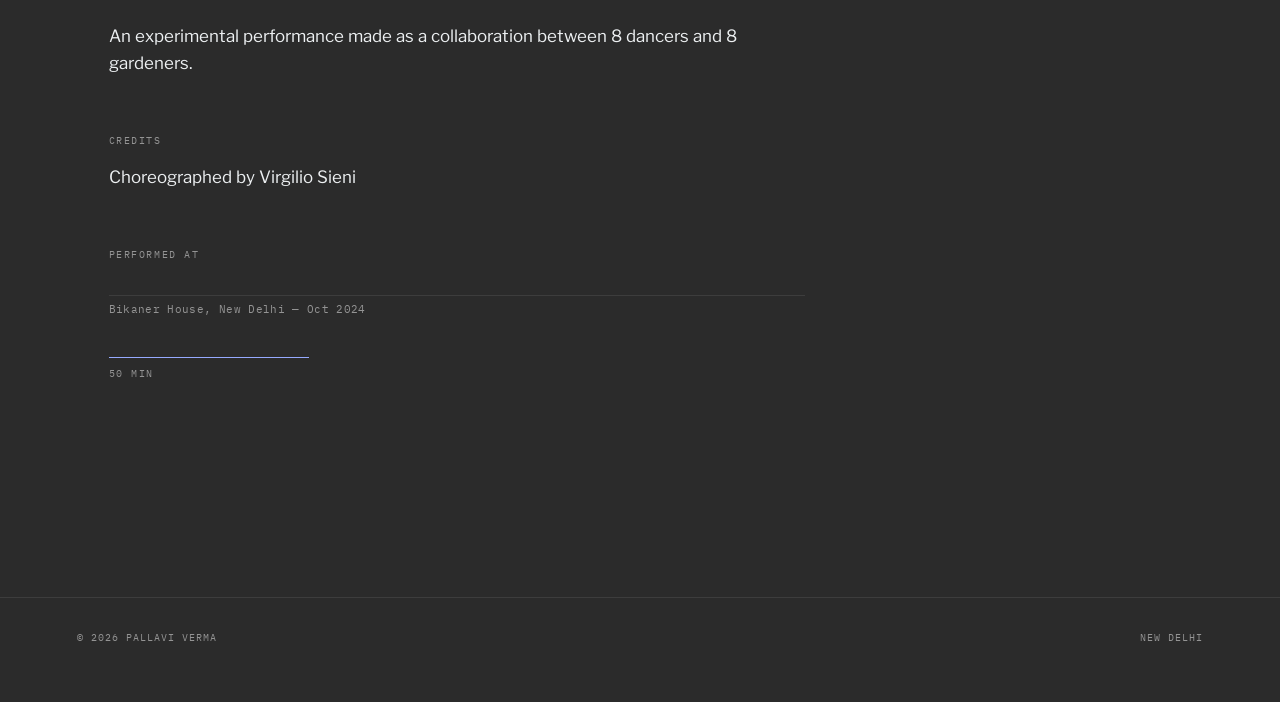
<file: work/geetanjali/index.html>
<!doctype html>
<html lang="en">
<head>
<meta charset="utf-8">
<meta name="viewport" content="width=device-width, initial-scale=1">
<title>Geetanjali — Pallavi Verma</title>
<meta name="description" content="An experimental performance made as a collaboration between 8 dancers and 8 gardeners.">
<meta name="author" content="Pallavi Verma">
<link rel="canonical" href="https://pallavi05.github.io/pallaviverma/work/geetanjali/">
<meta property="og:title" content="Geetanjali — Pallavi Verma">
<meta property="og:description" content="An experimental performance made as a collaboration between 8 dancers and 8 gardeners.">
<meta property="og:type" content="website">
<meta property="og:site_name" content="Pallavi Verma">
<meta property="og:url" content="https://pallavi05.github.io/pallaviverma/work/geetanjali/">
<meta property="og:image" content="https://pallavi05.github.io/pallaviverma/assets/img/geetanjali.jpg">
<meta name="twitter:card" content="summary_large_image">
<meta name="twitter:title" content="Geetanjali — Pallavi Verma">
<meta name="twitter:description" content="An experimental performance made as a collaboration between 8 dancers and 8 gardeners.">
<meta name="twitter:image" content="https://pallavi05.github.io/pallaviverma/assets/img/geetanjali.jpg">
<script type="application/ld+json">{"@context":"https://schema.org","@type":"CreativeWork","name":"Geetanjali","url":"https://pallavi05.github.io/pallaviverma/work/geetanjali/","genre":"Performance","dateCreated":"2024","description":"An experimental performance made as a collaboration between 8 dancers and 8 gardeners.","image":"https://pallavi05.github.io/pallaviverma/assets/img/geetanjali.jpg","duration":"PT50M","creator":{"@type":"Person","name":"Pallavi Verma","url":"https://pallavi05.github.io/pallaviverma"}}</script>
<link rel="preconnect" href="https://fonts.googleapis.com">
<link rel="preconnect" href="https://fonts.gstatic.com" crossorigin>
<link href="https://fonts.googleapis.com/css2?family=Libre+Franklin:wght@400;600;700;800&family=IBM+Plex+Mono:wght@400;500&display=swap" rel="stylesheet">
<link rel="stylesheet" href="../../assets/css/styles.css">
</head>
<body>
<a class="skip" href="#main">Skip to content</a>
<main id="main" class="detail">
<a class="detail__back" href="../../#performance">← Performance</a>
<h1>Geetanjali</h1>
<div class="detail__meta"><span>2024</span><span>Performer</span><span>50 min</span></div>
<div class="detail__media"><img src="../../assets/img/geetanjali.jpg" alt="Geetanjali"></div>
<div class="detail__body">
<p>An experimental performance made as a collaboration between 8 dancers and 8 gardeners.</p>
<h2>Credits</h2><p>Choreographed by Virgilio Sieni</p>
<h2>Performed at</h2><ul class="work__venues"><li>Bikaner House, New Delhi — Oct 2024</li></ul>
<div class="work__time">
<span class="work__time-rule" style="--mins:200px"></span>
<span class="work__time-label">50 min</span>
</div>
</div>
</main>
<footer class="foot">
<span>© 2026 Pallavi Verma</span>
<span>New Delhi</span>
</footer>
<script>
(function () {
  if (window.matchMedia("(prefers-reduced-motion: reduce)").matches) return;
  var els = document.querySelectorAll(".reveal");
  var io = new IntersectionObserver(function (entries) {
    entries.forEach(function (e) {
      if (!e.isIntersecting) return;
      e.target.classList.add("in");
      io.unobserve(e.target);
    });
  }, { rootMargin: "0px 0px -12% 0px" });
  els.forEach(function (el) { io.observe(el); });
})();
</script>
</body>
</html>
</file>
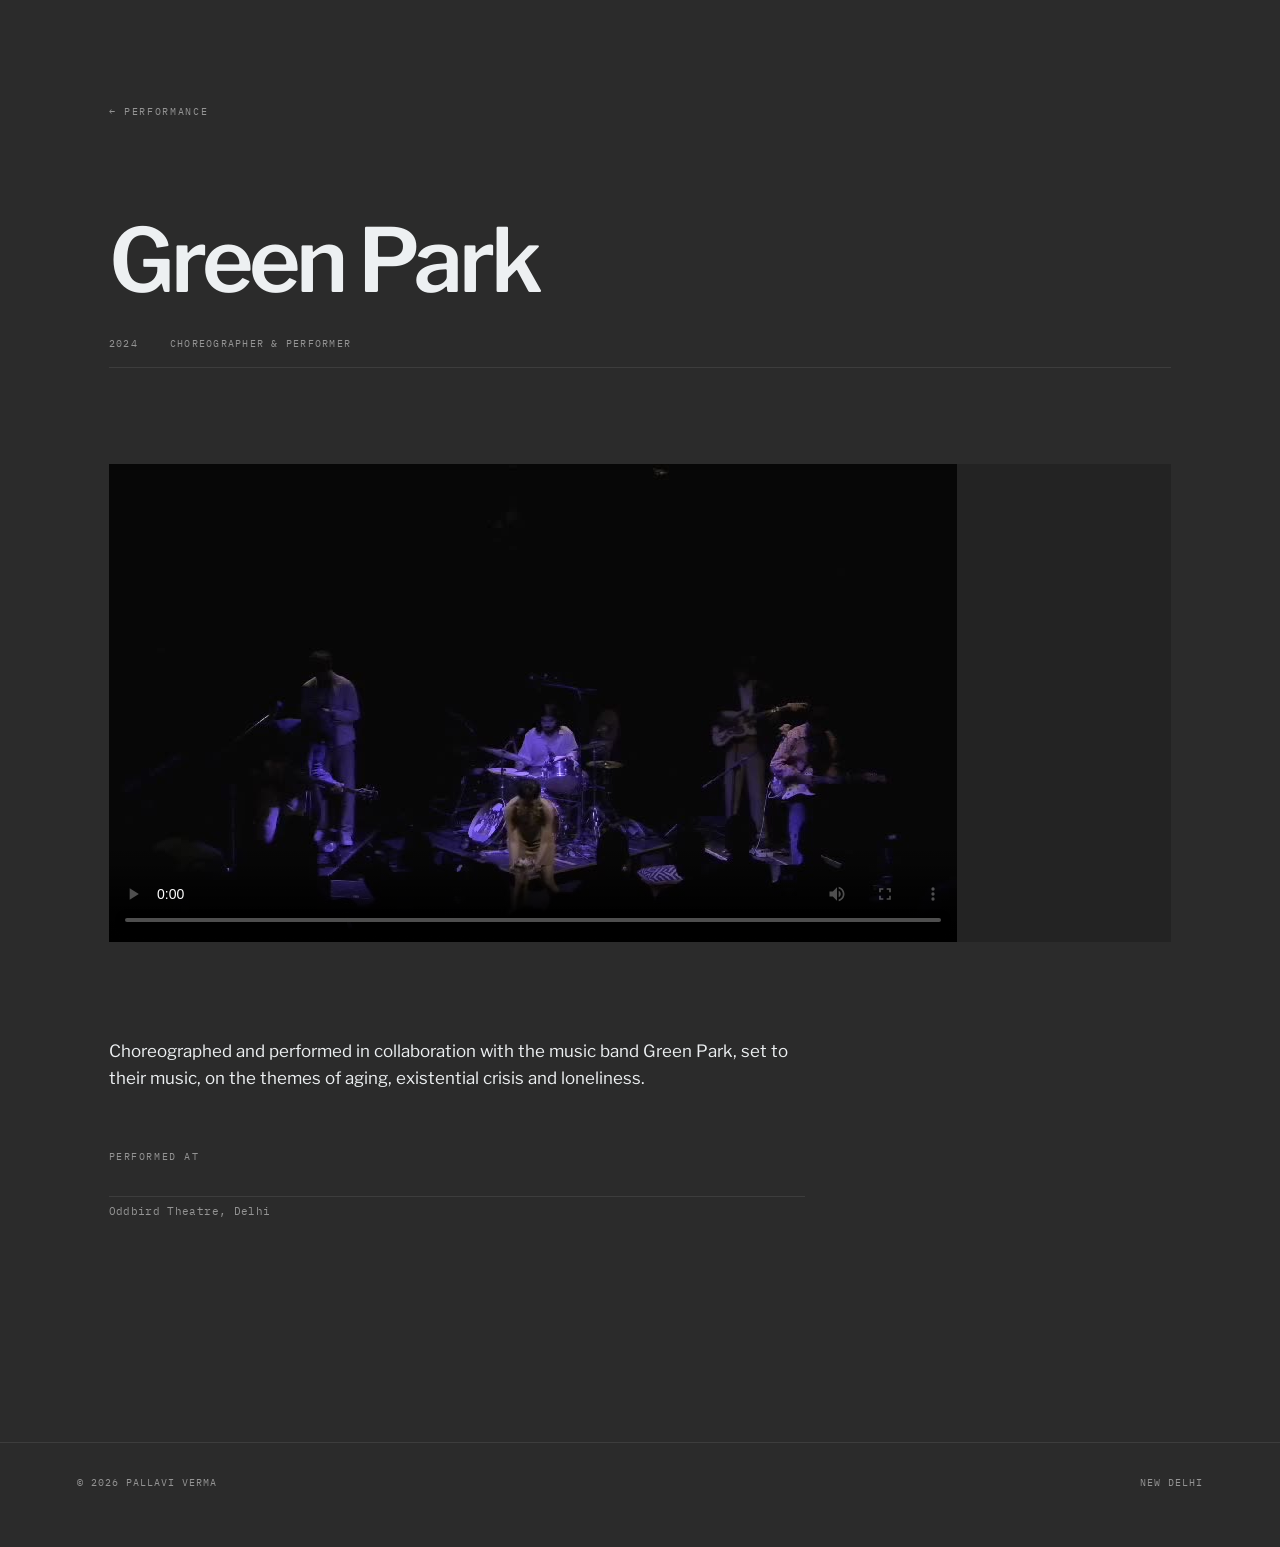
<file: work/green-park/index.html>
<!doctype html>
<html lang="en">
<head>
<meta charset="utf-8">
<meta name="viewport" content="width=device-width, initial-scale=1">
<title>Green Park — Pallavi Verma</title>
<meta name="description" content="Choreographed and performed in collaboration with the music band Green Park, set to their music, on the themes of aging, existential crisis and loneliness.">
<meta name="author" content="Pallavi Verma">
<link rel="canonical" href="https://pallavi05.github.io/pallaviverma/work/green-park/">
<meta property="og:title" content="Green Park — Pallavi Verma">
<meta property="og:description" content="Choreographed and performed in collaboration with the music band Green Park, set to their music, on the themes of aging, existential crisis and loneliness.">
<meta property="og:type" content="website">
<meta property="og:site_name" content="Pallavi Verma">
<meta property="og:url" content="https://pallavi05.github.io/pallaviverma/work/green-park/">
<meta property="og:image" content="https://pallavi05.github.io/pallaviverma/assets/img/green-park.jpg">
<meta name="twitter:card" content="summary_large_image">
<meta name="twitter:title" content="Green Park — Pallavi Verma">
<meta name="twitter:description" content="Choreographed and performed in collaboration with the music band Green Park, set to their music, on the themes of aging, existential crisis and loneliness.">
<meta name="twitter:image" content="https://pallavi05.github.io/pallaviverma/assets/img/green-park.jpg">
<script type="application/ld+json">{"@context":"https://schema.org","@type":"CreativeWork","name":"Green Park","url":"https://pallavi05.github.io/pallaviverma/work/green-park/","genre":"Performance","dateCreated":"2024","description":"Choreographed and performed in collaboration with the music band Green Park, set to their music, on the themes of aging, existential crisis and loneliness.","image":"https://pallavi05.github.io/pallaviverma/assets/img/green-park.jpg","creator":{"@type":"Person","name":"Pallavi Verma","url":"https://pallavi05.github.io/pallaviverma"}}</script>
<link rel="preconnect" href="https://fonts.googleapis.com">
<link rel="preconnect" href="https://fonts.gstatic.com" crossorigin>
<link href="https://fonts.googleapis.com/css2?family=Libre+Franklin:wght@400;600;700;800&family=IBM+Plex+Mono:wght@400;500&display=swap" rel="stylesheet">
<link rel="stylesheet" href="../../assets/css/styles.css">
</head>
<body>
<a class="skip" href="#main">Skip to content</a>
<main id="main" class="detail">
<a class="detail__back" href="../../#performance">← Performance</a>
<h1>Green Park</h1>
<div class="detail__meta"><span>2024</span><span>Choreographer &amp; performer</span></div>
<div class="detail__media"><video src="../../assets/video/green-park.mp4" poster="../../assets/img/green-park.jpg" preload="metadata" controls playsinline></video></div>
<div class="detail__body">
<p>Choreographed and performed in collaboration with the music band Green Park, set to their music, on the themes of aging, existential crisis and loneliness.</p>

<h2>Performed at</h2><ul class="work__venues"><li>Oddbird Theatre, Delhi</li></ul>

</div>
</main>
<footer class="foot">
<span>© 2026 Pallavi Verma</span>
<span>New Delhi</span>
</footer>
<script>
(function () {
  if (window.matchMedia("(prefers-reduced-motion: reduce)").matches) return;
  var els = document.querySelectorAll(".reveal");
  var io = new IntersectionObserver(function (entries) {
    entries.forEach(function (e) {
      if (!e.isIntersecting) return;
      e.target.classList.add("in");
      io.unobserve(e.target);
    });
  }, { rootMargin: "0px 0px -12% 0px" });
  els.forEach(function (el) { io.observe(el); });
})();
</script>
</body>
</html>
</file>
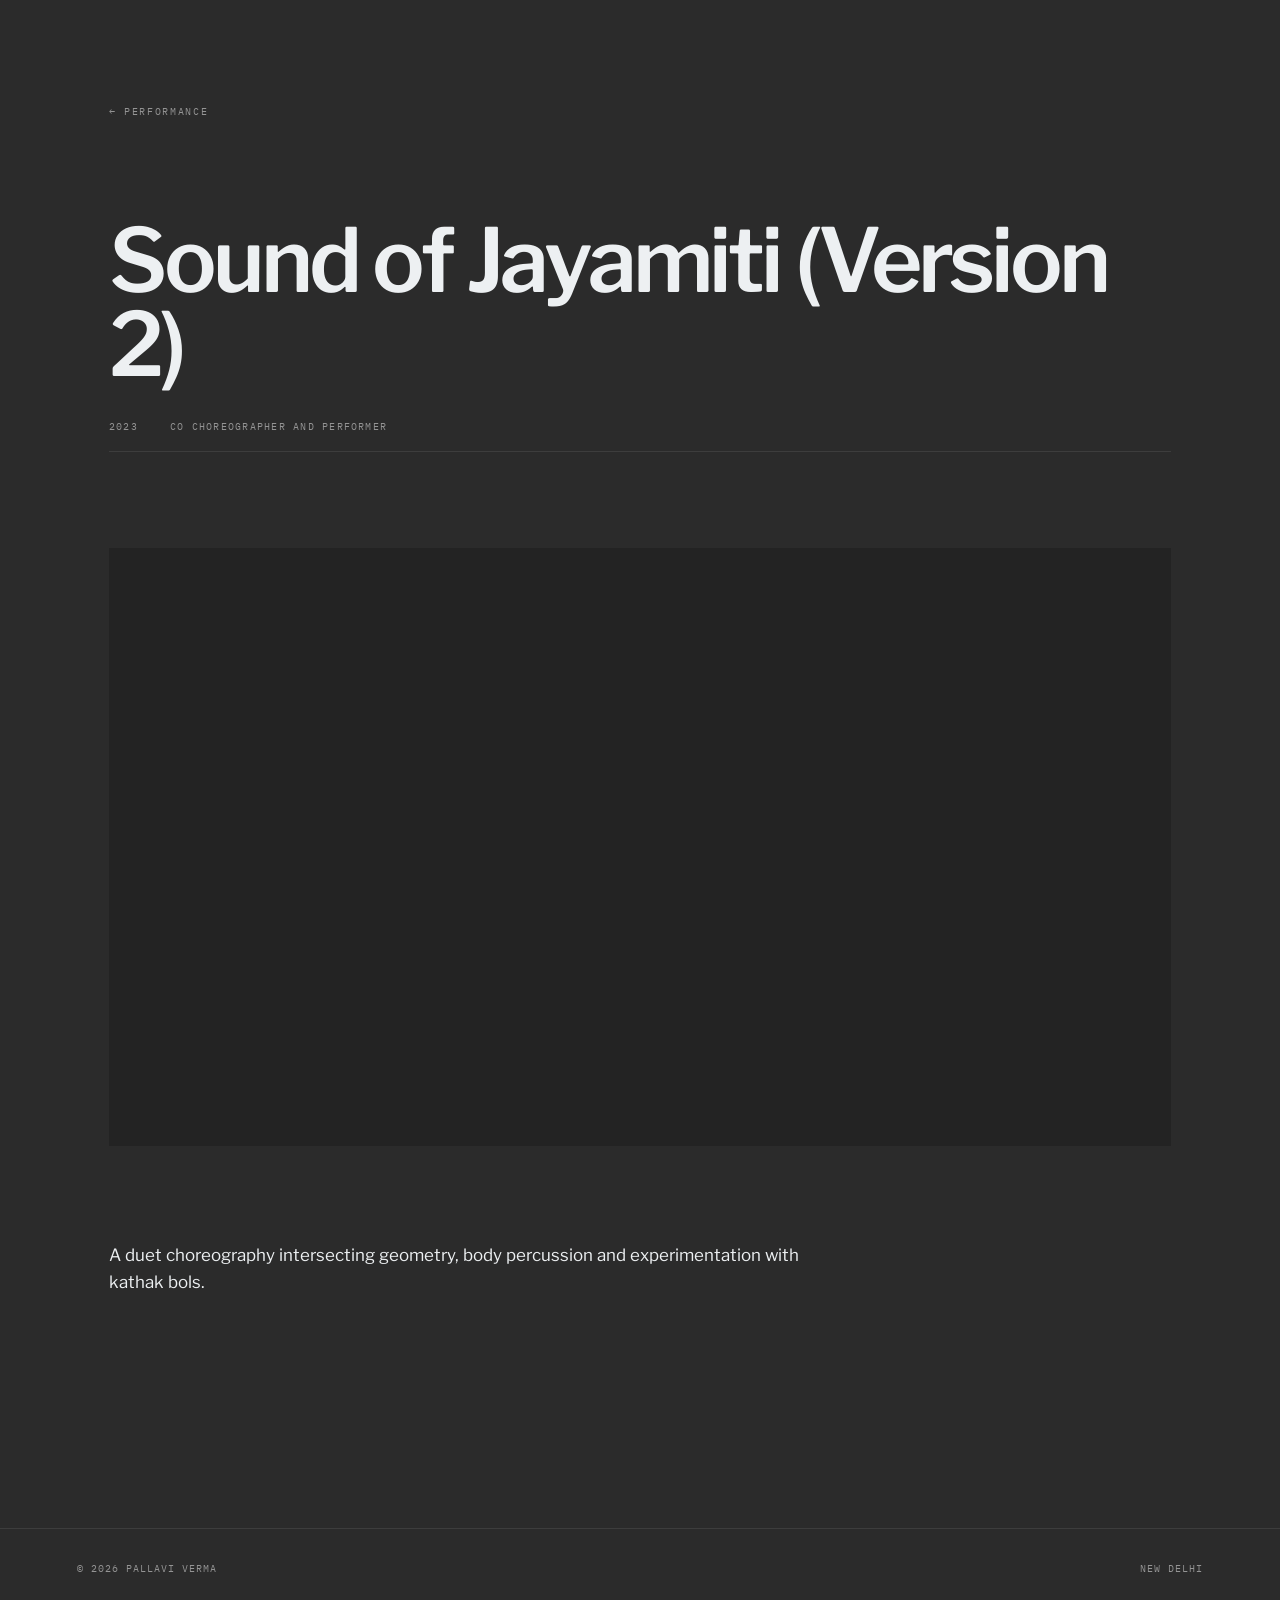
<file: work/sound-of-jayamiti-version-2/index.html>
<!doctype html>
<html lang="en">
<head>
<meta charset="utf-8">
<meta name="viewport" content="width=device-width, initial-scale=1">
<title>Sound of Jayamiti (Version 2) — Pallavi Verma</title>
<meta name="description" content="A duet choreography intersecting geometry, body percussion and experimentation with kathak bols.">
<meta name="author" content="Pallavi Verma">
<link rel="canonical" href="https://pallavi05.github.io/pallaviverma/work/sound-of-jayamiti-version-2/">
<meta property="og:title" content="Sound of Jayamiti (Version 2) — Pallavi Verma">
<meta property="og:description" content="A duet choreography intersecting geometry, body percussion and experimentation with kathak bols.">
<meta property="og:type" content="website">
<meta property="og:site_name" content="Pallavi Verma">
<meta property="og:url" content="https://pallavi05.github.io/pallaviverma/work/sound-of-jayamiti-version-2/">

<meta name="twitter:card" content="summary_large_image">
<meta name="twitter:title" content="Sound of Jayamiti (Version 2) — Pallavi Verma">
<meta name="twitter:description" content="A duet choreography intersecting geometry, body percussion and experimentation with kathak bols.">

<script type="application/ld+json">{"@context":"https://schema.org","@type":"CreativeWork","name":"Sound of Jayamiti (Version 2)","url":"https://pallavi05.github.io/pallaviverma/work/sound-of-jayamiti-version-2/","genre":"Performance","dateCreated":"2023","description":"A duet choreography intersecting geometry, body percussion and experimentation with kathak bols.","creator":{"@type":"Person","name":"Pallavi Verma","url":"https://pallavi05.github.io/pallaviverma"}}</script>
<link rel="preconnect" href="https://fonts.googleapis.com">
<link rel="preconnect" href="https://fonts.gstatic.com" crossorigin>
<link href="https://fonts.googleapis.com/css2?family=Libre+Franklin:wght@400;600;700;800&family=IBM+Plex+Mono:wght@400;500&display=swap" rel="stylesheet">
<link rel="stylesheet" href="../../assets/css/styles.css">
</head>
<body>
<a class="skip" href="#main">Skip to content</a>
<main id="main" class="detail">
<a class="detail__back" href="../../#performance">← Performance</a>
<h1>Sound of Jayamiti (Version 2)</h1>
<div class="detail__meta"><span>2023</span><span>Co Choreographer and Performer</span></div>
<div class="detail__media"><iframe src="https://www.youtube-nocookie.com/embed/drHSYq4deWQ" title="Sound of Jayamiti (Version 2)" loading="lazy" allow="accelerometer; clipboard-write; encrypted-media; gyroscope; picture-in-picture; web-share" allowfullscreen></iframe></div>
<div class="detail__body">
<p>A duet choreography intersecting geometry, body percussion and experimentation with kathak bols.</p>



</div>
</main>
<footer class="foot">
<span>© 2026 Pallavi Verma</span>
<span>New Delhi</span>
</footer>
<script>
(function () {
  if (window.matchMedia("(prefers-reduced-motion: reduce)").matches) return;
  var els = document.querySelectorAll(".reveal");
  var io = new IntersectionObserver(function (entries) {
    entries.forEach(function (e) {
      if (!e.isIntersecting) return;
      e.target.classList.add("in");
      io.unobserve(e.target);
    });
  }, { rootMargin: "0px 0px -12% 0px" });
  els.forEach(function (el) { io.observe(el); });
})();
</script>
</body>
</html>
</file>
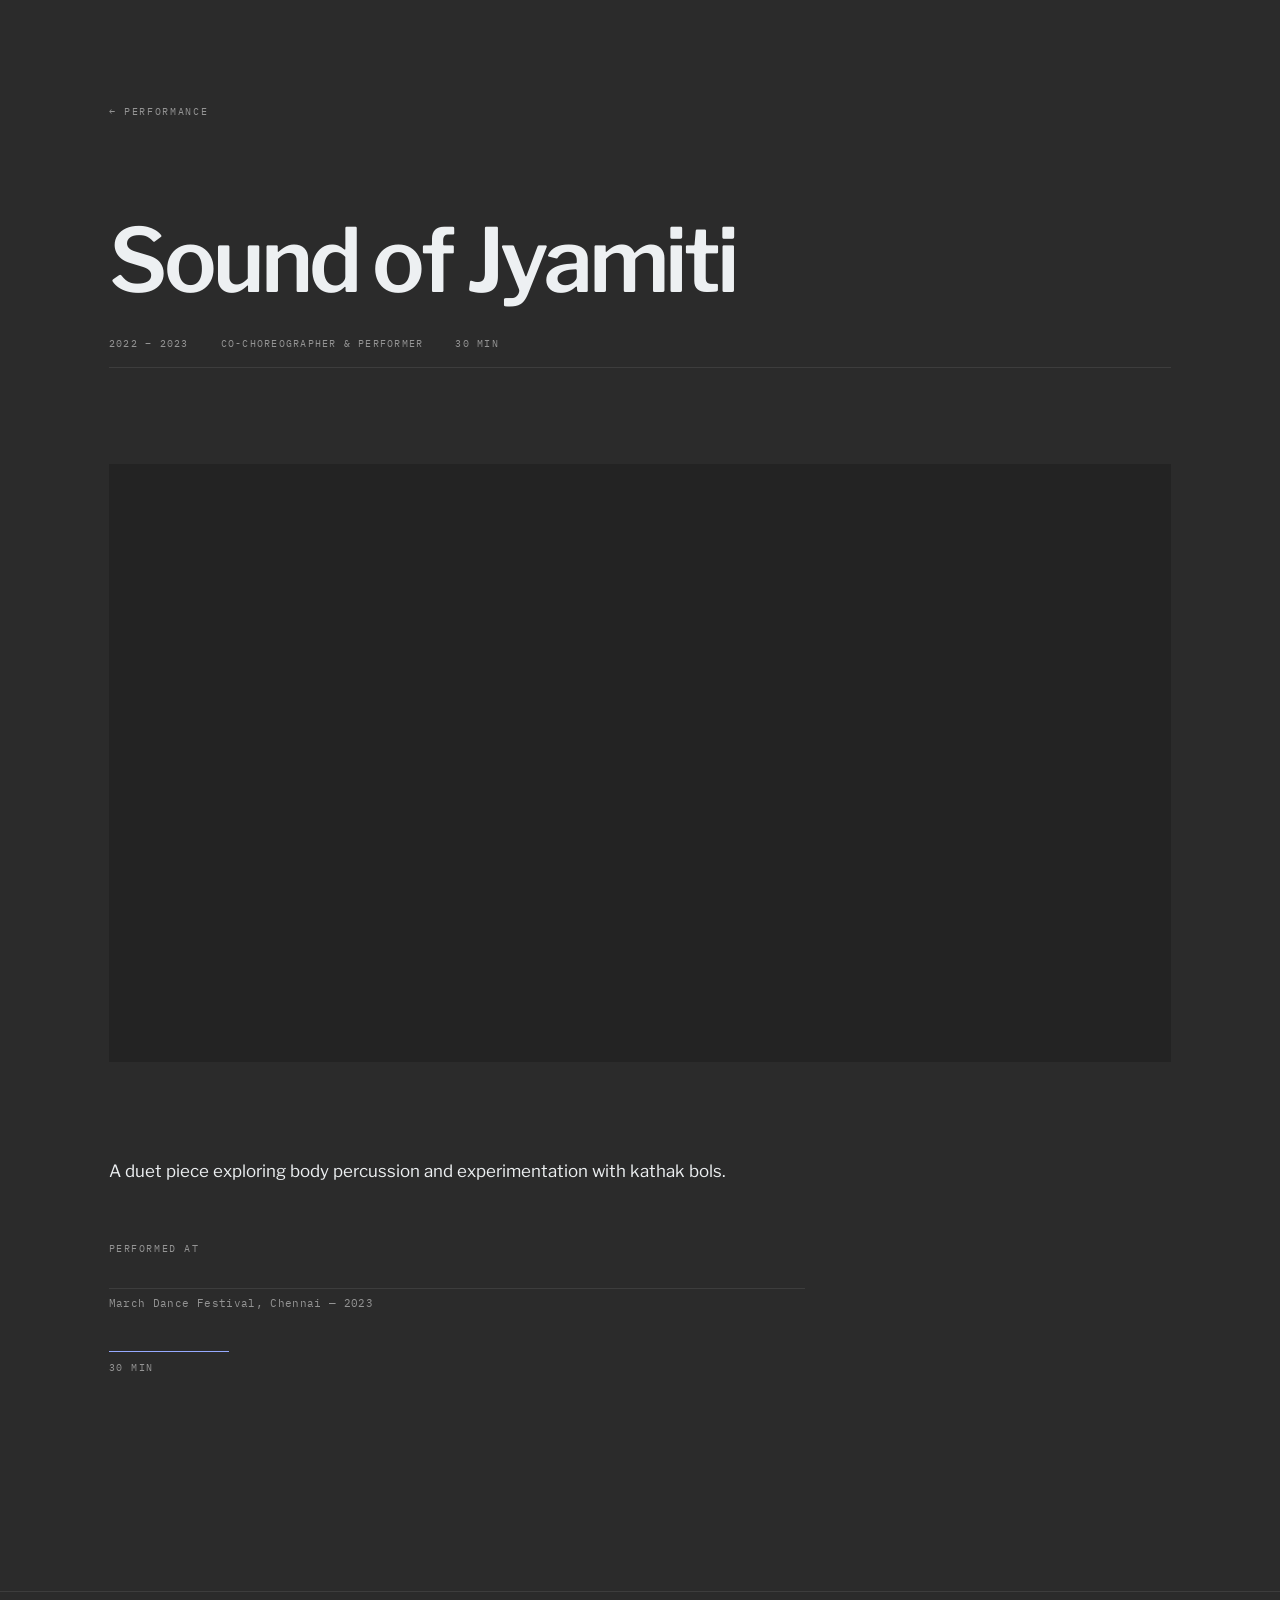
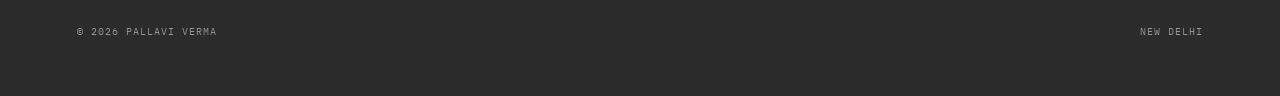
<file: work/sound-of-jyamiti/index.html>
<!doctype html>
<html lang="en">
<head>
<meta charset="utf-8">
<meta name="viewport" content="width=device-width, initial-scale=1">
<title>Sound of Jyamiti — Pallavi Verma</title>
<meta name="description" content="A duet piece exploring body percussion and experimentation with kathak bols.">
<meta name="author" content="Pallavi Verma">
<link rel="canonical" href="https://pallavi05.github.io/pallaviverma/work/sound-of-jyamiti/">
<meta property="og:title" content="Sound of Jyamiti — Pallavi Verma">
<meta property="og:description" content="A duet piece exploring body percussion and experimentation with kathak bols.">
<meta property="og:type" content="website">
<meta property="og:site_name" content="Pallavi Verma">
<meta property="og:url" content="https://pallavi05.github.io/pallaviverma/work/sound-of-jyamiti/">

<meta name="twitter:card" content="summary_large_image">
<meta name="twitter:title" content="Sound of Jyamiti — Pallavi Verma">
<meta name="twitter:description" content="A duet piece exploring body percussion and experimentation with kathak bols.">

<script type="application/ld+json">{"@context":"https://schema.org","@type":"CreativeWork","name":"Sound of Jyamiti","url":"https://pallavi05.github.io/pallaviverma/work/sound-of-jyamiti/","genre":"Performance","dateCreated":"2022 – 2023","description":"A duet piece exploring body percussion and experimentation with kathak bols.","duration":"PT30M","creator":{"@type":"Person","name":"Pallavi Verma","url":"https://pallavi05.github.io/pallaviverma"}}</script>
<link rel="preconnect" href="https://fonts.googleapis.com">
<link rel="preconnect" href="https://fonts.gstatic.com" crossorigin>
<link href="https://fonts.googleapis.com/css2?family=Libre+Franklin:wght@400;600;700;800&family=IBM+Plex+Mono:wght@400;500&display=swap" rel="stylesheet">
<link rel="stylesheet" href="../../assets/css/styles.css">
</head>
<body>
<a class="skip" href="#main">Skip to content</a>
<main id="main" class="detail">
<a class="detail__back" href="../../#performance">← Performance</a>
<h1>Sound of Jyamiti</h1>
<div class="detail__meta"><span>2022 – 2023</span><span>Co-choreographer &amp; performer</span><span>30 min</span></div>
<div class="detail__media"><iframe src="https://www.youtube-nocookie.com/embed/eK164lXf50k" title="Sound of Jyamiti" loading="lazy" allow="accelerometer; clipboard-write; encrypted-media; gyroscope; picture-in-picture; web-share" allowfullscreen></iframe></div>
<div class="detail__body">
<p>A duet piece exploring body percussion and experimentation with kathak bols.</p>

<h2>Performed at</h2><ul class="work__venues"><li>March Dance Festival, Chennai — 2023</li></ul>
<div class="work__time">
<span class="work__time-rule" style="--mins:120px"></span>
<span class="work__time-label">30 min</span>
</div>
</div>
</main>
<footer class="foot">
<span>© 2026 Pallavi Verma</span>
<span>New Delhi</span>
</footer>
<script>
(function () {
  if (window.matchMedia("(prefers-reduced-motion: reduce)").matches) return;
  var els = document.querySelectorAll(".reveal");
  var io = new IntersectionObserver(function (entries) {
    entries.forEach(function (e) {
      if (!e.isIntersecting) return;
      e.target.classList.add("in");
      io.unobserve(e.target);
    });
  }, { rootMargin: "0px 0px -12% 0px" });
  els.forEach(function (el) { io.observe(el); });
})();
</script>
</body>
</html>
</file>
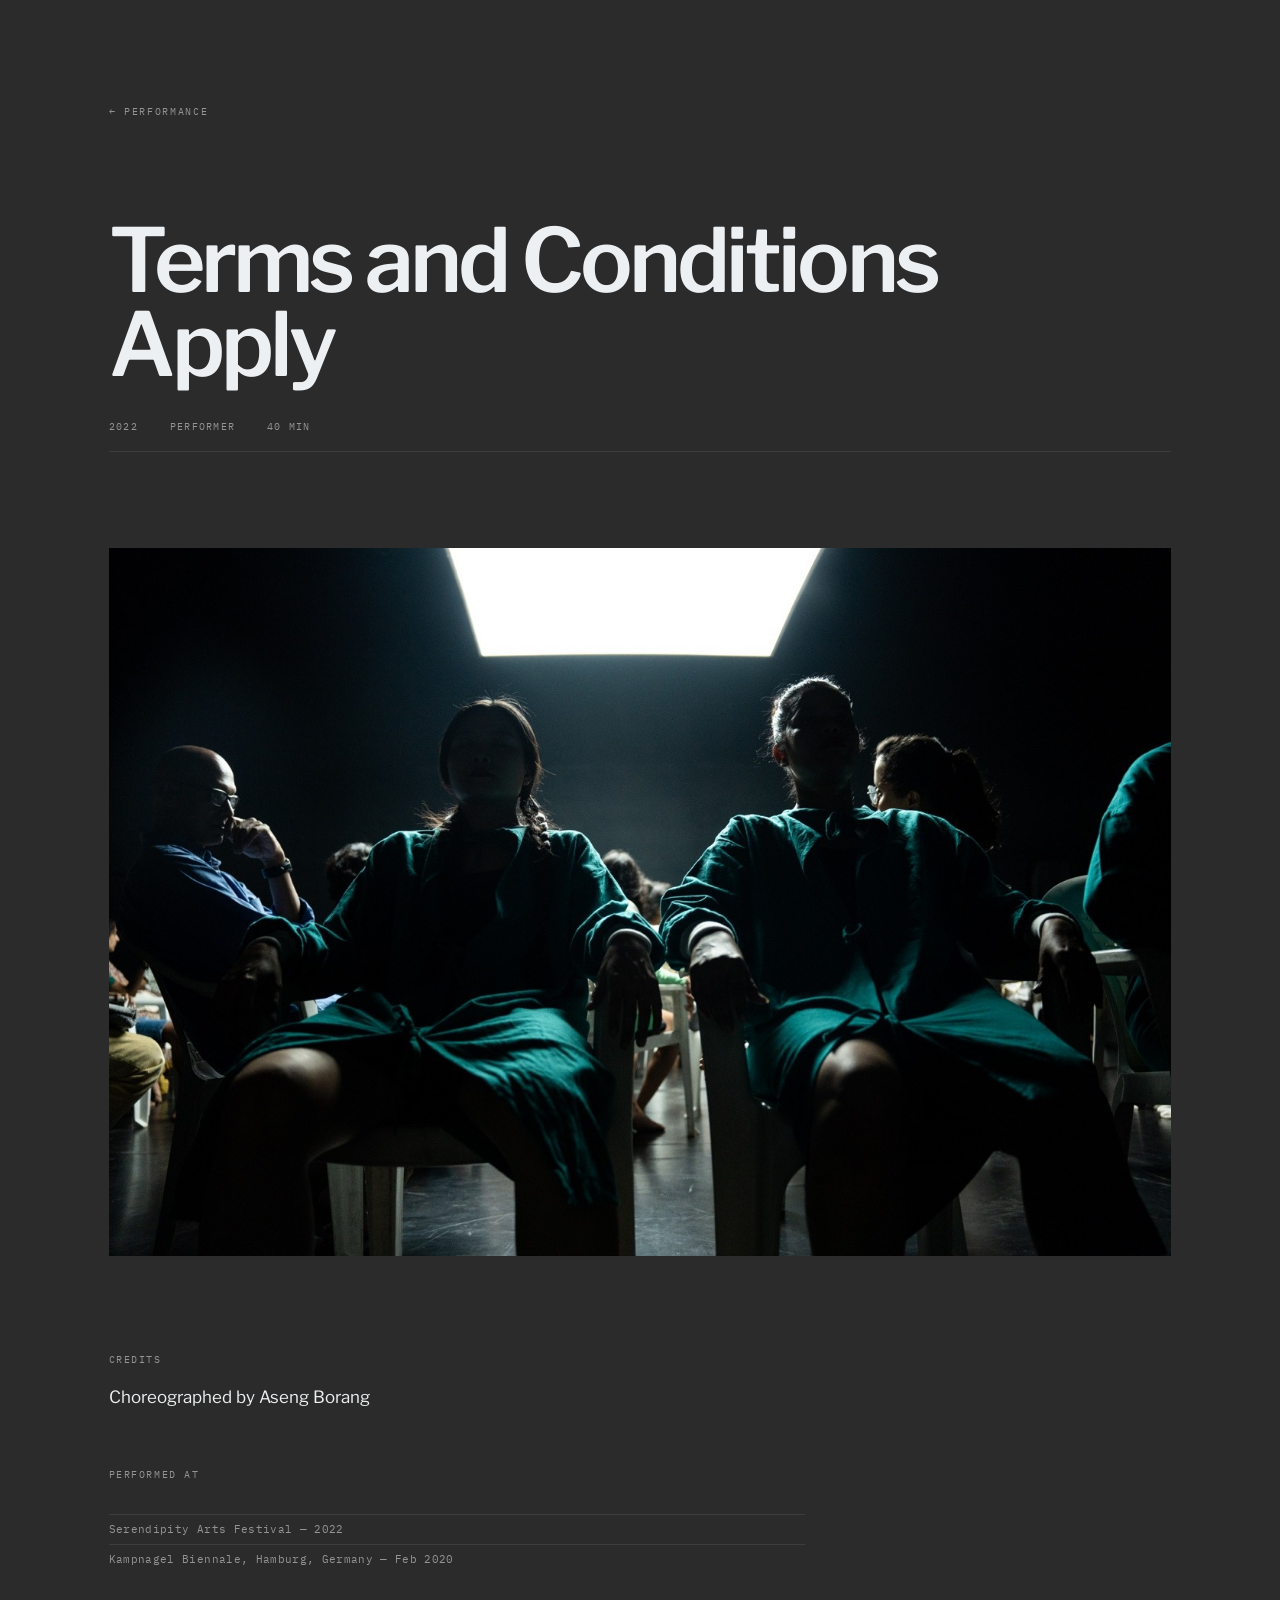
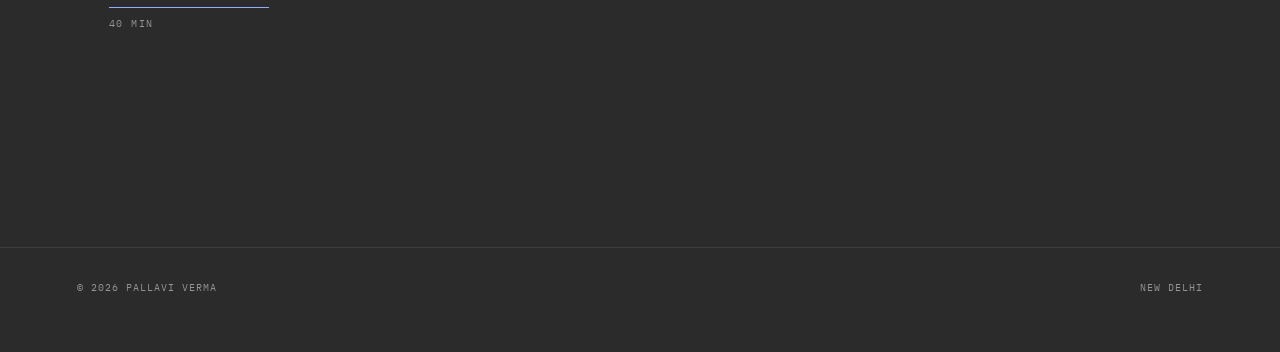
<file: work/terms-and-conditions-apply/index.html>
<!doctype html>
<html lang="en">
<head>
<meta charset="utf-8">
<meta name="viewport" content="width=device-width, initial-scale=1">
<title>Terms and Conditions Apply — Pallavi Verma</title>
<meta name="description" content="Terms and Conditions Apply, 2022. Pallavi Verma.">
<meta name="author" content="Pallavi Verma">
<link rel="canonical" href="https://pallavi05.github.io/pallaviverma/work/terms-and-conditions-apply/">
<meta property="og:title" content="Terms and Conditions Apply — Pallavi Verma">
<meta property="og:description" content="Terms and Conditions Apply, 2022. Pallavi Verma.">
<meta property="og:type" content="website">
<meta property="og:site_name" content="Pallavi Verma">
<meta property="og:url" content="https://pallavi05.github.io/pallaviverma/work/terms-and-conditions-apply/">
<meta property="og:image" content="https://pallavi05.github.io/pallaviverma/assets/img/terms-and-conditions.jpg">
<meta name="twitter:card" content="summary_large_image">
<meta name="twitter:title" content="Terms and Conditions Apply — Pallavi Verma">
<meta name="twitter:description" content="Terms and Conditions Apply, 2022. Pallavi Verma.">
<meta name="twitter:image" content="https://pallavi05.github.io/pallaviverma/assets/img/terms-and-conditions.jpg">
<script type="application/ld+json">{"@context":"https://schema.org","@type":"CreativeWork","name":"Terms and Conditions Apply","url":"https://pallavi05.github.io/pallaviverma/work/terms-and-conditions-apply/","genre":"Performance","dateCreated":"2022","image":"https://pallavi05.github.io/pallaviverma/assets/img/terms-and-conditions.jpg","duration":"PT40M","creator":{"@type":"Person","name":"Pallavi Verma","url":"https://pallavi05.github.io/pallaviverma"}}</script>
<link rel="preconnect" href="https://fonts.googleapis.com">
<link rel="preconnect" href="https://fonts.gstatic.com" crossorigin>
<link href="https://fonts.googleapis.com/css2?family=Libre+Franklin:wght@400;600;700;800&family=IBM+Plex+Mono:wght@400;500&display=swap" rel="stylesheet">
<link rel="stylesheet" href="../../assets/css/styles.css">
</head>
<body>
<a class="skip" href="#main">Skip to content</a>
<main id="main" class="detail">
<a class="detail__back" href="../../#performance">← Performance</a>
<h1>Terms and Conditions Apply</h1>
<div class="detail__meta"><span>2022</span><span>Performer</span><span>40 min</span></div>
<div class="detail__media"><img src="../../assets/img/terms-and-conditions.jpg" alt="Terms and Conditions Apply"></div>
<div class="detail__body">

<h2>Credits</h2><p>Choreographed by Aseng Borang</p>
<h2>Performed at</h2><ul class="work__venues"><li>Serendipity Arts Festival — 2022</li><li>Kampnagel Biennale, Hamburg, Germany — Feb 2020</li></ul>
<div class="work__time">
<span class="work__time-rule" style="--mins:160px"></span>
<span class="work__time-label">40 min</span>
</div>
</div>
</main>
<footer class="foot">
<span>© 2026 Pallavi Verma</span>
<span>New Delhi</span>
</footer>
<script>
(function () {
  if (window.matchMedia("(prefers-reduced-motion: reduce)").matches) return;
  var els = document.querySelectorAll(".reveal");
  var io = new IntersectionObserver(function (entries) {
    entries.forEach(function (e) {
      if (!e.isIntersecting) return;
      e.target.classList.add("in");
      io.unobserve(e.target);
    });
  }, { rootMargin: "0px 0px -12% 0px" });
  els.forEach(function (el) { io.observe(el); });
})();
</script>
</body>
</html>
</file>
<file: assets/css/styles.css>
/* Pallavi Verma
   ground #2b2b2b · text #edf0f2 · muted #949494 · accent #96aaff
   Palette and type carried over from the original site. */

:root {
  --ground: #2b2b2b;
  --well: #232323;
  --line: #3d3d3d;
  --text: #edf0f2;
  --muted: #949494;
  --accent: #96aaff;

  --display: "Libre Franklin", "Franklin Gothic", Helvetica, Arial, sans-serif;
  --body: "Libre Franklin", Helvetica, Arial, sans-serif;
  --mono: "IBM Plex Mono", ui-monospace, "SF Mono", Menlo, monospace;

  /* one spacing scale, used everywhere. nothing is spaced by eye. */
  --s-1: 0.5rem;
  --s-2: 1rem;
  --s-3: 2rem;
  --s-4: 3.5rem;
  --s-5: 6rem;
  --s-6: clamp(7rem, 16vh, 12rem);   /* between sections */
  --s-7: clamp(10rem, 24vh, 18rem);  /* the big breaks */

  --gutter: clamp(1.5rem, 6vw, 7rem);
  --measure: 58ch;
}

*, *::before, *::after { box-sizing: border-box; }

body {
  margin: 0;
  background: var(--ground);
  color: var(--text);
  font-family: var(--body);
  font-size: clamp(0.95rem, 0.9rem + 0.2vw, 1.0625rem);
  line-height: 1.6;
  -webkit-font-smoothing: antialiased;
  text-rendering: optimizeLegibility;
}

img, video { display: block; max-width: 100%; height: auto; }
a { color: inherit; }

a:focus-visible, button:focus-visible {
  outline: 1px solid var(--accent);
  outline-offset: 4px;
}

.skip {
  position: absolute; left: -9999px;
  background: var(--accent); color: #14161c;
  padding: var(--s-1) var(--s-2); z-index: 100; font-weight: 600;
}
.skip:focus { left: var(--s-2); top: var(--s-2); }

/* ---------------- hero: full bleed, nothing on it but her name ---------------- */

.hero {
  position: relative;
  height: 100svh; min-height: 32rem;
  display: flex; align-items: flex-end;
  overflow: hidden;
}
.hero__media { position: absolute; inset: 0; }
.hero__media video, .hero__media img {
  width: 100%; height: 100%; object-fit: cover;
  filter: grayscale(1) contrast(1.04);
}
.hero__media::after {
  content: ""; position: absolute; inset: 0;
  background: linear-gradient(180deg, rgba(43,43,43,.30) 0%, rgba(43,43,43,0) 35%, rgba(43,43,43,.55) 78%, rgba(43,43,43,.92) 100%);
}
.hero__text {
  position: relative;
  width: 100%;
  padding: 0 var(--gutter) var(--s-5);
}
.hero h1 {
  font-family: var(--display);
  font-weight: 700;
  font-size: clamp(3rem, 11vw, 9.5rem);
  line-height: 0.9;
  letter-spacing: -0.055em;
  margin: 0;
}
.hero__role {
  font-family: var(--mono);
  font-size: clamp(0.68rem, 0.6rem + 0.35vw, 0.8rem);
  letter-spacing: 0.18em;
  text-transform: uppercase;
  color: var(--text);
  margin: var(--s-3) 0 0;
}
.hero__caption {
  position: absolute;
  right: var(--gutter); bottom: var(--s-5);
  font-family: var(--mono); font-size: 0.65rem; letter-spacing: 0.1em;
  color: var(--muted); text-align: right; margin: 0;
  max-width: 16ch;
}
@media (max-width: 860px) { .hero__caption { display: none; } }

/* ---------------- section frame ---------------- */

.section {
  padding: var(--s-6) var(--gutter);
  max-width: 96rem;
  margin: 0 auto;
}

.section__head {
  display: flex; align-items: baseline; gap: var(--s-3);
  padding-bottom: var(--s-3);
  border-bottom: 1px solid var(--line);
  margin-bottom: var(--s-5);
}
.section__head h2 {
  font-family: var(--display);
  font-weight: 700;
  font-size: clamp(2rem, 1.3rem + 2.8vw, 3.75rem);
  letter-spacing: -0.04em;
  line-height: 1;
  color: var(--text);
  margin: 0;
}
.section__note {
  font-family: var(--mono); font-size: 0.65rem; letter-spacing: 0.06em;
  color: var(--muted); margin: 0 0 0 auto; text-align: right;
}
@media (max-width: 700px) { .section__note { display: none; } }

/* ---------------- about ---------------- */

.about {
  display: grid;
  grid-template-columns: minmax(0, 5fr) minmax(0, 7fr);
  gap: var(--s-5) clamp(3rem, 8vw, 8rem);
  align-items: start;
}
.about__portrait img {
  width: 100%; aspect-ratio: 3 / 4; object-fit: cover;
  filter: grayscale(1) contrast(1.04);
}
.about__body p {
  max-width: var(--measure);
  margin: 0 0 var(--s-2);
  color: #d8dadc;
}
.about__body p:last-of-type { margin-bottom: 0; }

.edu { margin-top: var(--s-5); }
.edu__row {
  display: grid; grid-template-columns: 9rem 1fr; gap: var(--s-3);
  padding: var(--s-2) 0;
  border-top: 1px solid var(--line);
}
.edu__row:last-child { border-bottom: 1px solid var(--line); }
.edu__years {
  font-family: var(--mono); font-size: 0.7rem; letter-spacing: 0.06em;
  color: var(--accent); padding-top: 0.25rem;
}
.edu__what { font-weight: 600; margin: 0 0 0.15rem; }
.edu__where { color: var(--muted); font-size: 0.875rem; margin: 0; }

/* ---------------- work ---------------- */

.works {
  display: grid;
  grid-template-columns: repeat(2, minmax(0, 1fr));
  gap: var(--s-6) clamp(2.5rem, 5vw, 5rem);
}

@media (max-width: 800px) {
  .works { grid-template-columns: 1fr; gap: var(--s-6); }
}

.work { display: flex; flex-direction: column; }

.work__media {
  position: relative;
  aspect-ratio: 16 / 9;
  background: var(--well);
  overflow: hidden;
}
.work__media img, .work__media video { width: 100%; height: 100%; object-fit: cover; }
.work__media iframe { position: absolute; inset: 0; width: 100%; height: 100%; border: 0; }
.work__media img { transition: transform 900ms cubic-bezier(.2,.6,.2,1); }
.work:hover .work__media img { transform: scale(1.02); }

.work__head {
  display: flex; align-items: baseline; gap: var(--s-2);
  margin: var(--s-3) 0 0;
}
.work__title {
  font-family: var(--display);
  font-weight: 600;
  letter-spacing: -0.035em;
  font-size: clamp(1.5rem, 1.1rem + 1.1vw, 2.25rem);
  line-height: 1.1;
  margin: 0;
}
.work__title a { text-decoration: none; }
.work__title a:hover { color: var(--accent); }
.work__year {
  font-family: var(--mono); font-size: 0.7rem; color: var(--muted);
  margin-left: auto; white-space: nowrap; padding-top: 0.35rem;
}
.work__status {
  font-family: var(--mono); font-size: 0.55rem; letter-spacing: 0.14em;
  text-transform: uppercase; color: var(--accent);
  padding-top: 0.4rem;
}
.work__role {
  font-family: var(--mono); font-size: 0.65rem; letter-spacing: 0.12em;
  text-transform: uppercase; color: var(--muted);
  margin: var(--s-1) 0 0;
}
.work__desc {
  margin: var(--s-3) 0 0;
  max-width: 46ch;
  color: #cbcdcf;
  font-size: 0.94rem;
}
.work__venues { list-style: none; margin: var(--s-3) 0 0; padding: 0; }
.work__venues li {
  font-family: var(--mono); font-size: 0.7rem; letter-spacing: 0.03em;
  color: var(--muted); padding: 0.35rem 0;
  border-top: 1px solid var(--line);
}
.work__credit {
  font-size: 0.85rem; color: var(--muted);
  margin: var(--s-2) 0 0;
}

/* signature — the duration rule.
   Works with a stated running time get a hairline whose LENGTH is that time:
   1 minute = 4px. The only ornament on the page, and it is made of data. */
.work__time { margin-top: var(--s-3); }
.work__time-rule { display: block; height: 1px; background: var(--accent); width: var(--mins); }
.work__time-label {
  font-family: var(--mono); font-size: 0.6rem; letter-spacing: 0.16em;
  text-transform: uppercase; color: var(--muted);
  margin-top: var(--s-1); display: block;
}

/* ---------------- stills ---------------- */

.stills {
  display: grid;
  grid-template-columns: repeat(auto-fit, minmax(min(100%, 17rem), 1fr));
  gap: clamp(1rem, 2.5vw, 2.5rem);
}
.still { display: block; padding: 0; border: 0; background: none; cursor: zoom-in; }
.still:focus-visible { outline: 1px solid var(--accent); outline-offset: 4px; }
.stills img { width: 100%; aspect-ratio: 3 / 4; object-fit: cover; }
.still img { transition: opacity 300ms ease; }
.still:hover img { opacity: 0.85; }

/* ---------------- lightbox ---------------- */

.lb {
  position: fixed; inset: 0; z-index: 60;
  background: rgba(20, 20, 20, 0.96);
  display: flex; align-items: center; justify-content: center;
}
.lb[hidden] { display: none; }
.lb__img {
  max-width: min(92vw, 100rem); max-height: 86vh;
  width: auto; height: auto; object-fit: contain;
}
.lb button {
  position: absolute; z-index: 1;
  background: none; border: 0; cursor: pointer;
  color: var(--text);
  font-family: var(--mono); font-size: 1rem; letter-spacing: 0.08em;
  padding: 1rem;
}
.lb button:hover { color: var(--accent); }
.lb__close { top: 0.5rem; right: 0.75rem; font-size: 0.8rem; text-transform: uppercase; }
.lb__prev { left: 0.25rem; top: 50%; transform: translateY(-50%); font-size: 1.5rem; }
.lb__next { right: 0.25rem; top: 50%; transform: translateY(-50%); font-size: 1.5rem; }
.lb__count {
  position: absolute; bottom: 1rem; left: 50%; transform: translateX(-50%);
  font-family: var(--mono); font-size: 0.65rem; letter-spacing: 0.14em;
  color: var(--muted);
}

/* ---------------- contact ---------------- */

#contact { padding-bottom: var(--s-7); }
.contact__email {
  display: inline-block;
  font-family: var(--display);
  font-weight: 600;
  letter-spacing: -0.04em;
  font-size: clamp(1.5rem, 5.5vw, 4.25rem);
  line-height: 1;
  text-decoration: none;
  margin-bottom: var(--s-5);
  word-break: break-word;
}
.contact__email:hover { color: var(--accent); }

.contact__rest {
  display: grid;
  grid-template-columns: repeat(auto-fit, minmax(min(100%, 13rem), 1fr));
  gap: var(--s-3);
  margin: 0;
}
.contact__rest dt {
  font-family: var(--mono); font-size: 0.6rem; letter-spacing: 0.16em;
  text-transform: uppercase; color: var(--muted);
  margin-bottom: var(--s-1);
}
.contact__rest dd { margin: 0; font-size: 0.95rem; }
.contact__rest dd a { text-decoration: none; border-bottom: 1px solid var(--line); padding-bottom: 1px; }
.contact__rest dd a:hover { color: var(--accent); border-bottom-color: var(--accent); }

.foot {
  padding: var(--s-3) var(--gutter) var(--s-4);
  border-top: 1px solid var(--line);
  font-family: var(--mono); font-size: 0.62rem; letter-spacing: 0.1em;
  text-transform: uppercase; color: var(--muted);
  display: flex; justify-content: space-between; gap: var(--s-2); flex-wrap: wrap;
}

/* ---------------- work detail page ---------------- */

.detail {
  padding: var(--s-5) var(--gutter) var(--s-7);
  max-width: 76rem; margin: 0 auto;
}
.detail__back {
  font-family: var(--mono); font-size: 0.65rem; letter-spacing: 0.16em;
  text-transform: uppercase; color: var(--muted); text-decoration: none;
}
.detail__back:hover { color: var(--accent); }
.detail h1 {
  font-family: var(--display); font-weight: 600; letter-spacing: -0.045em;
  font-size: clamp(2.25rem, 7vw, 5.5rem); line-height: 0.95;
  margin: var(--s-5) 0 var(--s-3);
}
.detail__meta {
  display: flex; gap: var(--s-3); flex-wrap: wrap;
  font-family: var(--mono); font-size: 0.65rem; letter-spacing: 0.12em;
  text-transform: uppercase; color: var(--muted);
  padding-bottom: var(--s-2); border-bottom: 1px solid var(--line);
  margin-bottom: var(--s-5);
}
.detail__media { margin-bottom: var(--s-5); background: var(--well); }
.detail__media iframe { width: 100%; aspect-ratio: 16 / 9; border: 0; display: block; }
.detail__body { max-width: var(--measure); }
.detail__body > p { margin: 0 0 var(--s-2); }
.detail__body h2 {
  font-family: var(--mono); font-weight: 400;
  font-size: 0.6rem; letter-spacing: 0.16em; text-transform: uppercase;
  color: var(--muted);
  margin: var(--s-4) 0 var(--s-2);
}

/* ---------------- reveal ---------------- */

.reveal { opacity: 0; transform: translateY(14px); }
.reveal.in {
  opacity: 1; transform: none;
  transition: opacity 900ms ease, transform 900ms cubic-bezier(.2,.6,.2,1);
}

@media (prefers-reduced-motion: reduce) {
  .reveal, .reveal.in { opacity: 1; transform: none; transition: none; }
  *, *::before, *::after { animation: none !important; transition: none !important; }
}

@media (max-width: 720px) {
  .about { grid-template-columns: 1fr; }
  .edu__row { grid-template-columns: 1fr; gap: var(--s-1); }
}
</file>
